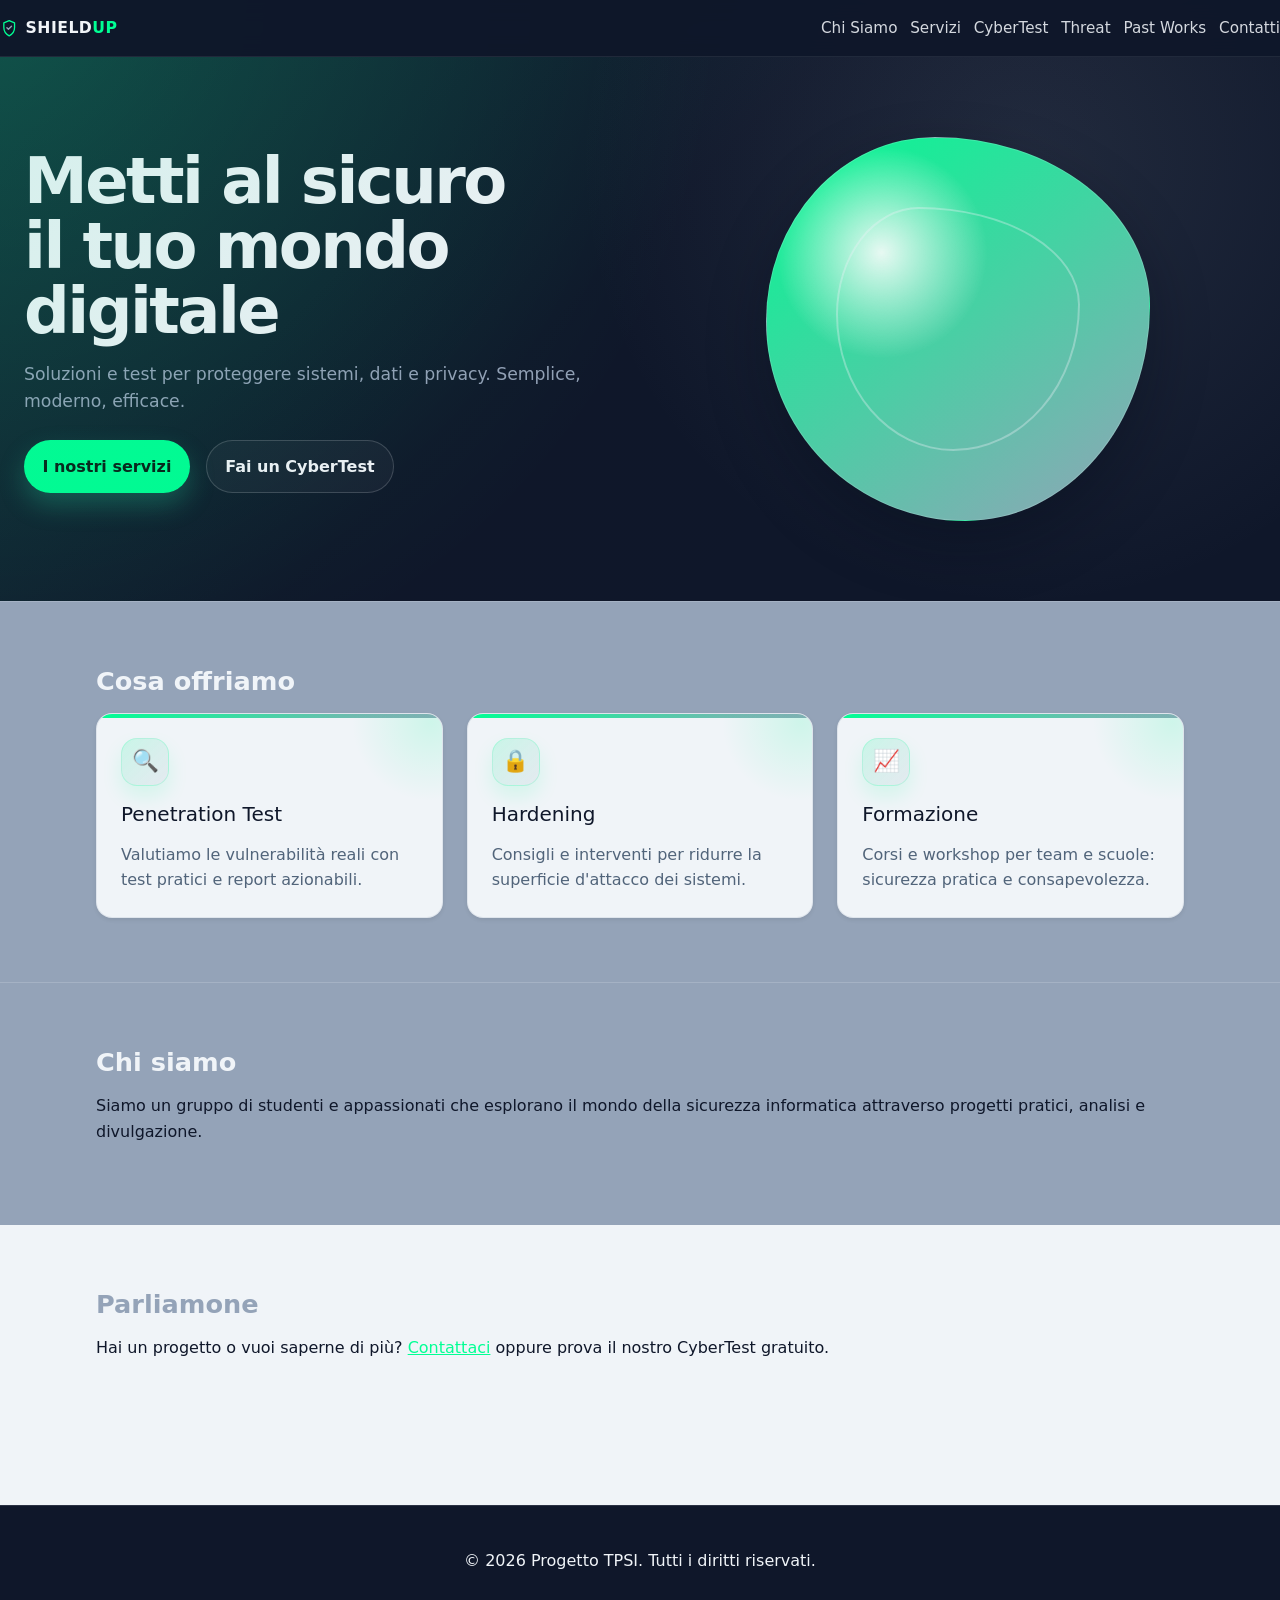
<file: index.html>
<!DOCTYPE html>
<html lang="it">
<head>
    <meta charset="UTF-8">
    <meta name="viewport" content="width=device-width, initial-scale=1.0">
    <title>Home - Progetto TPSI</title>
    <link rel="stylesheet" href="https://cdn.jsdelivr.net/npm/bootstrap@5.3.2/dist/css/bootstrap.min.css">
    <link rel="stylesheet" href="css/style.css">
</head>
<body class="home">
    <nav>
        <div class="navbar">
            <div class="brand">
                <a class="navbar-brand" href="index.html">
                    <span class="logo-icon" aria-hidden="true">
                        <svg viewBox="0 0 24 24" xmlns="http://www.w3.org/2000/svg" focusable="false">
                            <path d="M12 2L19 5V11C19 16 15.8 19.9 12 22C8.2 19.9 5 16 5 11V5L12 2Z" fill="none" stroke="currentColor" stroke-width="1.7" stroke-linejoin="round"/>
                            <path d="M9 11.5L11 13.5L15 9.5" fill="none" stroke="#94A3B8" stroke-width="1.8" stroke-linecap="round" stroke-linejoin="round"/>
                        </svg>
                    </span>
                    <span class="brand-text">SHIELD<span class="brand-accent">UP</span></span>
                </a>
            </div>

            <button class="nav-toggle" aria-label="Apri menu">
                <span class="nav-toggle-icon">☰</span>
            </button>

            <ul class="nav-links">
                <li><a href="pages/chi-siamo.html">Chi Siamo</a></li>
                <li><a href="pages/servizi.html">Servizi</a></li>
                <li><a href="pages/cybertest.html">CyberTest</a></li>
                <li><a href="pages/threat.html">Threat</a></li>
                <li><a href="pages/past-works.html">Past Works</a></li>
                <li><a class="btn-ghost" href="pages/contatti.html">Contatti</a></li>
            </ul>
        </div>
    </nav>

    <header class="intestazione">
        <div class="container-fluid">
            <div class="row align-items-center">
                <div class="col-12 col-lg-6 contenuto-intestazione">
                    <h1>Metti al sicuro il tuo mondo digitale</h1>
                    <p class="lead">Soluzioni e test per proteggere sistemi, dati e privacy. Semplice, moderno, efficace.</p>
                    <p class="cta-row">
                        <a class="btn-primary" href="pages/servizi.html">I nostri servizi</a>
                        <a class="btn-outline" href="pages/cybertest.html">Fai un CyberTest</a>
                    </p>
                </div>
                <div class="col-12 col-lg-6 header-visual" aria-hidden="true">
                    <div class="visuale"> </div>
                </div>
            </div>
        </div>
    </header>

    <main>
        <section class="services container-fluid">
            <div class="container">
                <div class="row">
                    <div class="col-12">
                        <h2 class="section-title">Cosa offriamo</h2>
                    </div>
                </div>
                <div class="row g-4">
                    <div class="col-12 col-md-6 col-lg-4">
                        <article class="card service-card h-100 border-0 shadow-sm rounded-4">
                            <div class="card-body p-4 p-lg-4">
                                <div class="service-icon" aria-hidden="true">🔍</div>
                                <h3 class="h5 mt-3 mb-3">Penetration Test</h3>
                                <p class="mb-0">Valutiamo le vulnerabilità reali con test pratici e report azionabili.</p>
                            </div>
                        </article>
                    </div>
                    <div class="col-12 col-md-6 col-lg-4">
                        <article class="card service-card h-100 border-0 shadow-sm rounded-4">
                            <div class="card-body p-4 p-lg-4">
                                <div class="service-icon" aria-hidden="true">🔒</div>
                                <h3 class="h5 mt-3 mb-3">Hardening</h3>
                                <p class="mb-0">Consigli e interventi per ridurre la superficie d'attacco dei sistemi.</p>
                            </div>
                        </article>
                    </div>
                    <div class="col-12 col-md-6 col-lg-4">
                        <article class="card service-card h-100 border-0 shadow-sm rounded-4">
                            <div class="card-body p-4 p-lg-4">
                                <div class="service-icon" aria-hidden="true">📈</div>
                                <h3 class="h5 mt-3 mb-3">Formazione</h3>
                                <p class="mb-0">Corsi e workshop per team e scuole: sicurezza pratica e consapevolezza.</p>
                            </div>
                        </article>
                    </div>
                </div>
            </div>
        </section>

        <section class="about container-fluid">
            <div class="container">
                <div class="row">
                    <div class="col-12">
                        <h2 class="section-title">Chi siamo</h2>
                        <p>Siamo un gruppo di studenti e appassionati che esplorano il mondo della sicurezza informatica attraverso progetti pratici, analisi e divulgazione.</p>
                    </div>
                </div>
            </div>
        </section>

        <section class="contact-cta container-fluid">
            <div class="container">
                <div class="row">
                    <div class="col-12">
                        <h2>Parliamone</h2>
                        <p>Hai un progetto o vuoi saperne di più? <a href="pages/contatti.html" class="link">Contattaci</a> oppure prova il nostro CyberTest gratuito.</p>
                    </div>
                </div>
            </div>
        </section>
    </main>

    <footer>
        <p>&copy; 2026 Progetto TPSI. Tutti i diritti riservati.</p>
    </footer>

    <script src="js/script.js"></script>
</body>
</html>
</file>
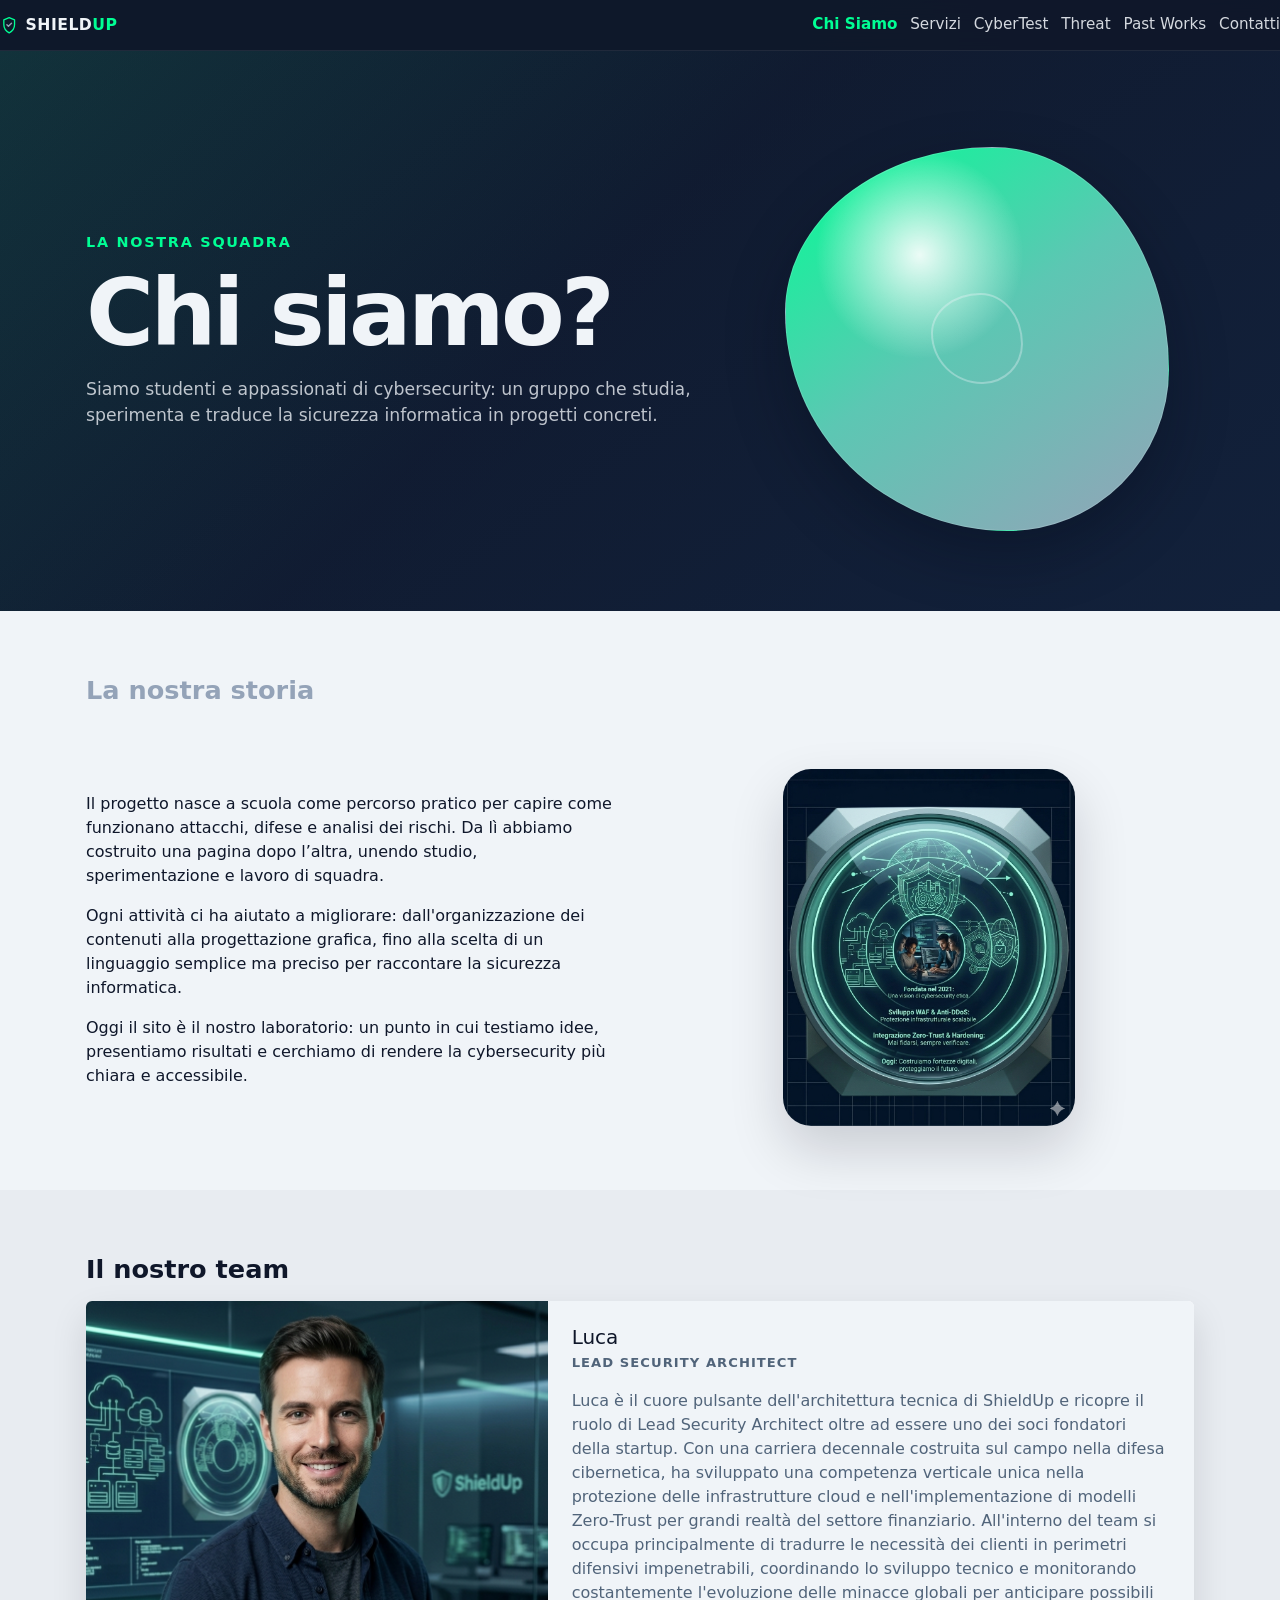
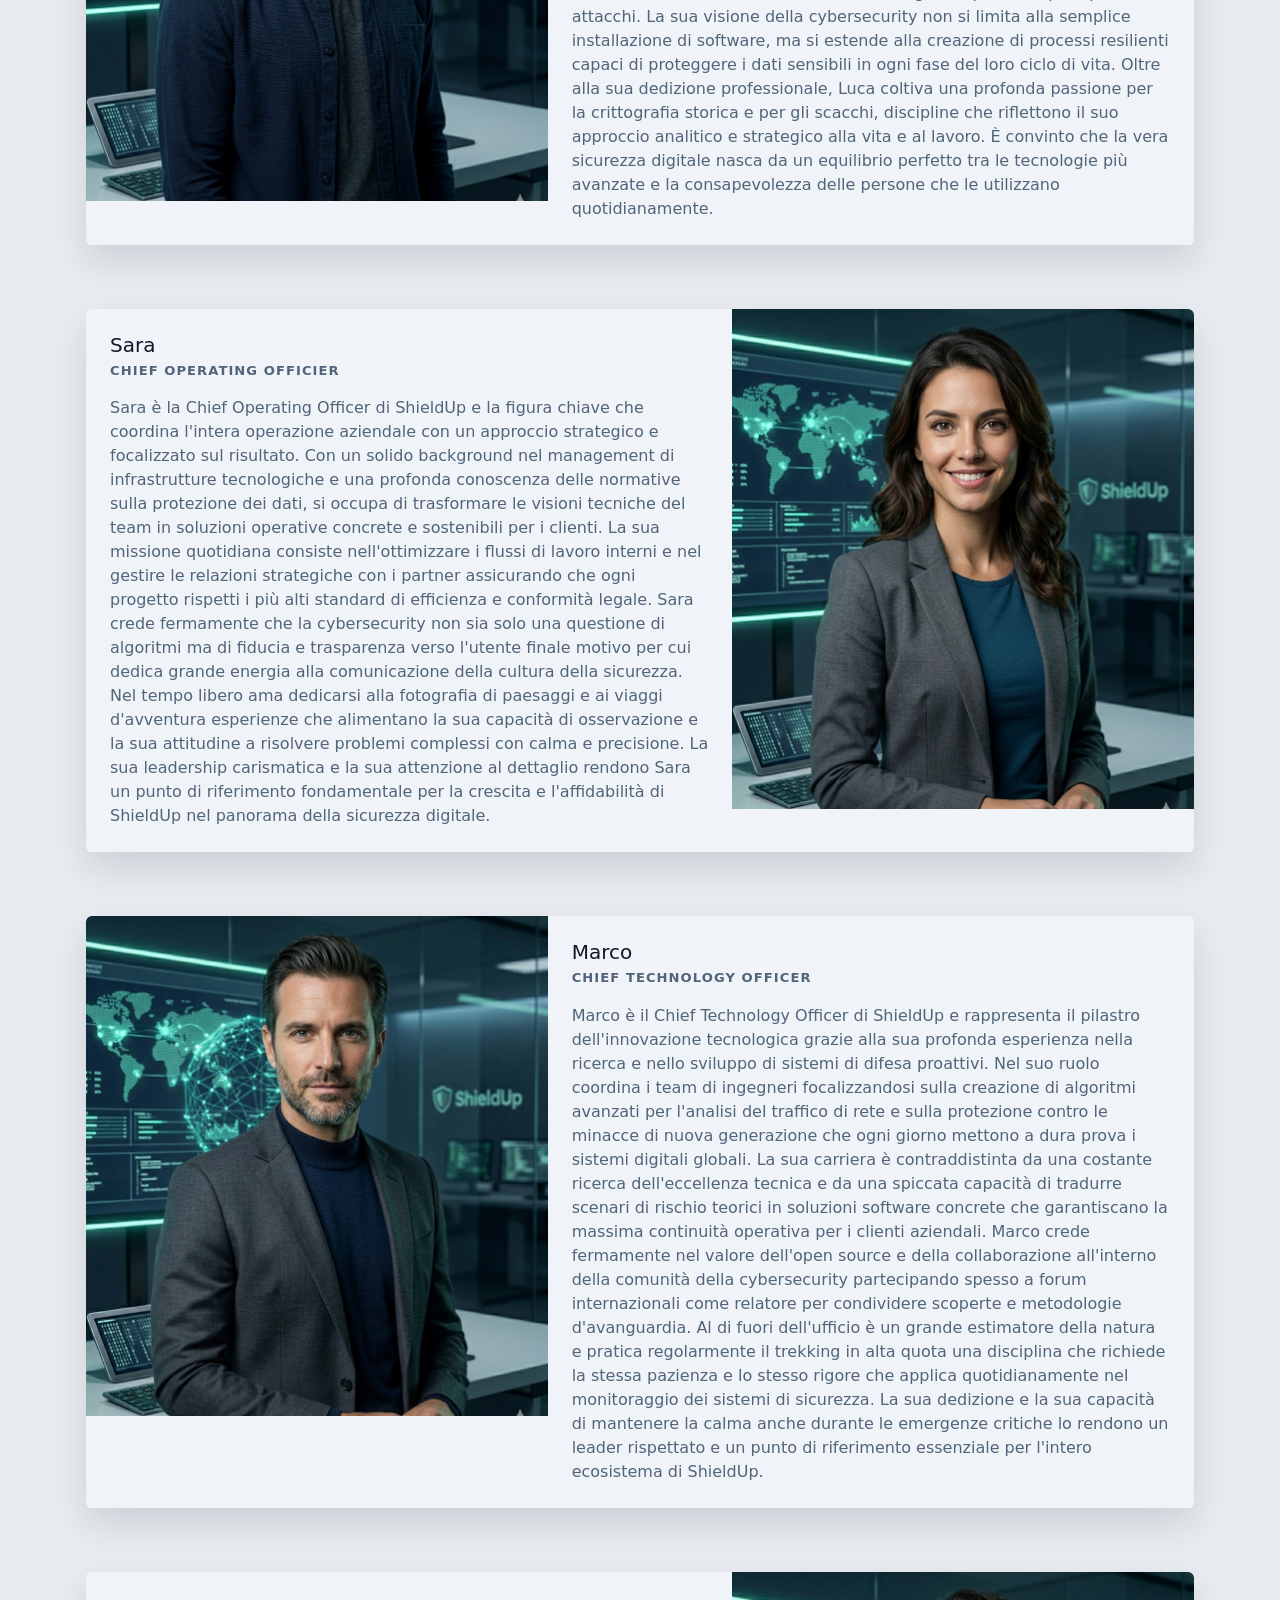
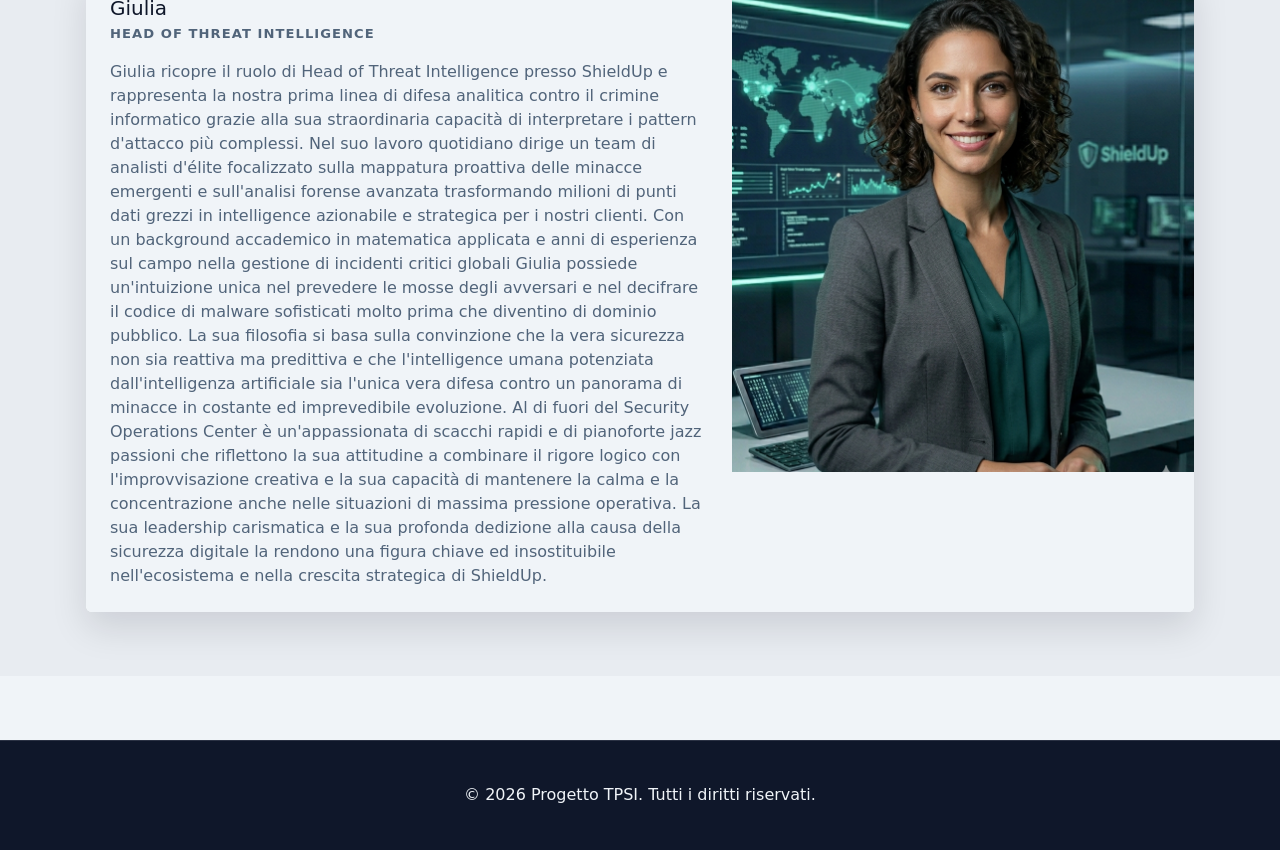
<file: pages/chi-siamo.html>
<!DOCTYPE html>
<html lang="it">
<head>
    <meta charset="UTF-8">
    <meta name="viewport" content="width=device-width, initial-scale=1.0">
    <title>Chi Siamo - Progetto TPSI</title>
    <link rel="stylesheet" href="../css/style.css">
    <link rel="stylesheet" href="https://cdn.jsdelivr.net/npm/bootstrap@5.3.2/dist/css/bootstrap.min.css">
</head>
<body class="chi-siamo">
    <nav>
        <div class="navbar">
            <div class="brand">
                <a class="navbar-brand" href="../index.html">
                    <span class="logo-icon" aria-hidden="true">
                        <svg viewBox="0 0 24 24" xmlns="http://www.w3.org/2000/svg" focusable="false">
                            <path d="M12 2L19 5V11C19 16 15.8 19.9 12 22C8.2 19.9 5 16 5 11V5L12 2Z" fill="none" stroke="currentColor" stroke-width="1.7" stroke-linejoin="round"/>
                            <path d="M9 11.5L11 13.5L15 9.5" fill="none" stroke="#94A3B8" stroke-width="1.8" stroke-linecap="round" stroke-linejoin="round"/>
                        </svg>
                    </span>
                    <span class="brand-text">SHIELD<span class="brand-accent">UP</span></span>
                </a>
            </div>

            <button class="nav-toggle" aria-label="Apri menu">
                <span class="nav-toggle-icon">☰</span>
            </button>

            <ul class="nav-links">
                <li><a href="chi-siamo.html">Chi Siamo</a></li>
                <li><a href="servizi.html">Servizi</a></li>
                <li><a href="cybertest.html">CyberTest</a></li>
                <li><a href="threat.html">Threat</a></li>
                <li><a href="past-works.html">Past Works</a></li>
                <li><a class="btn-ghost" href="contatti.html">Contatti</a></li>
            </ul>
        </div>
    </nav>

    <header class="intestazione chi-siamo-hero">
        <div class="container-fluid">
            <div class="container">
                <div class="row align-items-center g-4 g-lg-5">
                    <div class="col-12 col-lg-7 contenuto-intestazione">
                        <p class="hero-kicker">La nostra squadra</p>
                        <h1>Chi siamo?</h1>
                        <p class="lead">Siamo studenti e appassionati di cybersecurity: un gruppo che studia, sperimenta e traduce la sicurezza informatica in progetti concreti.</p>
                    </div>
                    <div class="col-12 col-lg-5 header-visual" aria-hidden="true">
                        <div class="visuale"></div>
                    </div>
                </div>
            </div>
        </div>
    </header>

    <main>
        <section class="story-section">
            <div class="container">
                <div class="row align-items-center g-4 g-lg-5">
                    <div class="col-12">
                        <h2 class="section-title">La nostra storia</h2>
                    </div>
                    <div class="col-12 col-lg-6 story-copy">
                        <p>Il progetto nasce a scuola come percorso pratico per capire come funzionano attacchi, difese e analisi dei rischi. Da lì abbiamo costruito una pagina dopo l’altra, unendo studio, sperimentazione e lavoro di squadra.</p>
                        <p>Ogni attività ci ha aiutato a migliorare: dall'organizzazione dei contenuti alla progettazione grafica, fino alla scelta di un linguaggio semplice ma preciso per raccontare la sicurezza informatica.</p>
                        <p>Oggi il sito è il nostro laboratorio: un punto in cui testiamo idee, presentiamo risultati e cerchiamo di rendere la cybersecurity più chiara e accessibile.</p>
                    </div>
                    <div class="col-12 col-lg-6">
                        <figure class="story-media">
                            <img src="../assets/img/shieldup_story.png" alt="Illustrazione della storia del progetto ShieldUp">
                        </figure>
                    </div>
                </div>
            </div>
        </section>

        <section class="team-section">
            <div class="container">
                <div class="row">
                    <div class="col-12">
                        <h2 class="section-title team-title">Il nostro team</h2>
                    </div>
                </div>

                <div class="team-stack">
                    <div class="team-card-wrap">
                        <article class="card team-card h-100 border-0 overflow-hidden">
                            <div class="row g-0 h-100">
                                <div class="col-md-5 team-card-media">
                                     <img src="/assets/img/luca.png">
                                </div>
                                <div class="col-md-7">
                                    <div class="card-body p-4">
                                        <h3 class="h5 mb-1">Luca</h3>
                                        <p class="team-role mb-3">Lead Security Architect </p>
                                        <p class="mb-0">Luca è il cuore pulsante dell'architettura tecnica di ShieldUp e ricopre il ruolo di Lead Security Architect oltre ad essere uno dei soci fondatori della startup. 
                                            Con una carriera decennale costruita sul campo nella difesa cibernetica, ha sviluppato una competenza verticale unica nella protezione delle infrastrutture cloud e nell'implementazione di modelli Zero-Trust per grandi realtà del settore finanziario. 
                                            All'interno del team si occupa principalmente di tradurre le necessità dei clienti in perimetri difensivi impenetrabili, coordinando lo sviluppo tecnico e monitorando costantemente l'evoluzione delle minacce globali per anticipare possibili attacchi. 
                                            La sua visione della cybersecurity non si limita alla semplice installazione di software, ma si estende alla creazione di processi resilienti capaci di proteggere i dati sensibili in ogni fase del loro ciclo di vita. 
                                            Oltre alla sua dedizione professionale, Luca coltiva una profonda passione per la crittografia storica e per gli scacchi, discipline che riflettono il suo approccio analitico e strategico alla vita e al lavoro. 
                                            È convinto che la vera sicurezza digitale nasca da un equilibrio perfetto tra le tecnologie più avanzate e la consapevolezza delle persone che le utilizzano quotidianamente.</p>
                                    </div>
                                </div>
                            </div>
                        </article>
                    </div>

                    <div class="team-card-wrap">
                        <article class="card team-card team-card--reverse h-100 border-0 overflow-hidden">
                            <div class="row g-0 h-100">
                                <div class="col-md-5 team-card-media">
                                    <img src="/assets/img/sara.png">
                                </div>
                                <div class="col-md-7">
                                    <div class="card-body p-4">
                                        <h3 class="h5 mb-1">Sara</h3>
                                        <p class="team-role mb-3">Chief Operating Officier</p>
                                        <p class="mb-0">Sara è la Chief Operating Officer di ShieldUp e la figura chiave che coordina l'intera operazione aziendale con un approccio strategico e focalizzato sul risultato.
                                             Con un solido background nel management di infrastrutture tecnologiche e una profonda conoscenza delle normative sulla protezione dei dati, si occupa di trasformare le visioni tecniche del team in soluzioni operative concrete e sostenibili per i clienti.
                                              La sua missione quotidiana consiste nell'ottimizzare i flussi di lavoro interni e nel gestire le relazioni strategiche con i partner assicurando che ogni progetto rispetti i più alti standard di efficienza e conformità legale. 
                                              Sara crede fermamente che la cybersecurity non sia solo una questione di algoritmi ma di fiducia e trasparenza verso l'utente finale motivo per cui dedica grande energia alla comunicazione della cultura della sicurezza. 
                                              Nel tempo libero ama dedicarsi alla fotografia di paesaggi e ai viaggi d'avventura esperienze che alimentano la sua capacità di osservazione e la sua attitudine a risolvere problemi complessi con calma e precisione. 
                                              La sua leadership carismatica e la sua attenzione al dettaglio rendono Sara un punto di riferimento fondamentale per la crescita e l'affidabilità di ShieldUp nel panorama della sicurezza digitale.</p>
                                    </div>
                                </div>
                            </div>
                        </article>
                    </div>

                    <div class="team-card-wrap">
                        <article class="card team-card h-100 border-0 overflow-hidden">
                            <div class="row g-0 h-100">
                                <div class="col-md-5 team-card-media ">
                                    <img src="/assets/img/marco.png">
                                </div>
                                <div class="col-md-7">
                                    <div class="card-body p-4">
                                        <h3 class="h5 mb-1">Marco</h3>
                                        <p class="team-role mb-3">Chief Technology Officer</p>
                                        <p class="mb-0">Marco è il Chief Technology Officer di ShieldUp e rappresenta il pilastro dell'innovazione tecnologica grazie alla sua profonda esperienza nella ricerca e nello sviluppo di sistemi di difesa proattivi.
                                             Nel suo ruolo coordina i team di ingegneri focalizzandosi sulla creazione di algoritmi avanzati per l'analisi del traffico di rete e sulla protezione contro le minacce di nuova generazione che ogni giorno mettono a dura prova i sistemi digitali globali. 
                                             La sua carriera è contraddistinta da una costante ricerca dell'eccellenza tecnica e da una spiccata capacità di tradurre scenari di rischio teorici in soluzioni software concrete che garantiscano la massima continuità operativa per i clienti aziendali.
                                             Marco crede fermamente nel valore dell'open source e della collaborazione all'interno della comunità della cybersecurity partecipando spesso a forum internazionali come relatore per condividere scoperte e metodologie d'avanguardia.
                                             Al di fuori dell'ufficio è un grande estimatore della natura e pratica regolarmente il trekking in alta quota una disciplina che richiede la stessa pazienza e lo stesso rigore che applica quotidianamente nel monitoraggio dei sistemi di sicurezza. 
                                             La sua dedizione e la sua capacità di mantenere la calma anche durante le emergenze critiche lo rendono un leader rispettato e un punto di riferimento essenziale per l'intero ecosistema di ShieldUp.</p>
                                    </div>
                                </div>
                            </div>
                        </article>
                    </div>

                    <div class="team-card-wrap">
                        <article class="card team-card team-card--reverse h-100 border-0 overflow-hidden">
                            <div class="row g-0 h-100">
                                <div class="col-md-5 team-card-media">
                                    <img src="/assets/img/giulia.png">
                                </div>
                                <div class="col-md-7">
                                    <div class="card-body p-4">
                                        <h3 class="h5 mb-1">Giulia</h3>
                                        <p class="team-role mb-3">Head of Threat Intelligence</p>
                                        <p class="mb-0">Giulia ricopre il ruolo di Head of Threat Intelligence presso ShieldUp e rappresenta la nostra prima linea di difesa analitica contro il crimine informatico grazie alla sua straordinaria capacità di interpretare i pattern d'attacco più complessi.
                                             Nel suo lavoro quotidiano dirige un team di analisti d'élite focalizzato sulla mappatura proattiva delle minacce emergenti e sull'analisi forense avanzata trasformando milioni di punti dati grezzi in intelligence azionabile e strategica per i nostri clienti.
                                              Con un background accademico in matematica applicata e anni di esperienza sul campo nella gestione di incidenti critici globali Giulia possiede un'intuizione unica nel prevedere le mosse degli avversari e nel decifrare il codice di malware sofisticati molto prima che diventino di dominio pubblico. 
                                              La sua filosofia si basa sulla convinzione che la vera sicurezza non sia reattiva ma predittiva e che l'intelligence umana potenziata dall'intelligenza artificiale sia l'unica vera difesa contro un panorama di minacce in costante ed imprevedibile evoluzione. 
                                              Al di fuori del Security Operations Center è un'appassionata di scacchi rapidi e di pianoforte jazz passioni che riflettono la sua attitudine a combinare il rigore logico con l'improvvisazione creativa e la sua capacità di mantenere la calma e la concentrazione anche nelle situazioni di massima pressione operativa.
                                              La sua leadership carismatica e la sua profonda dedizione alla causa della sicurezza digitale la rendono una figura chiave ed insostituibile nell'ecosistema e nella crescita strategica di ShieldUp.</p>
                                    </div>
                                </div>
                            </div>
                        </article>
                    </div>
                </div>
            </div>
        </section>
    </main>

    <footer>
        <p>&copy; 2026 Progetto TPSI. Tutti i diritti riservati.</p>
    </footer>

    <script src="../js/script.js"></script>
</body>
</html>
</file>
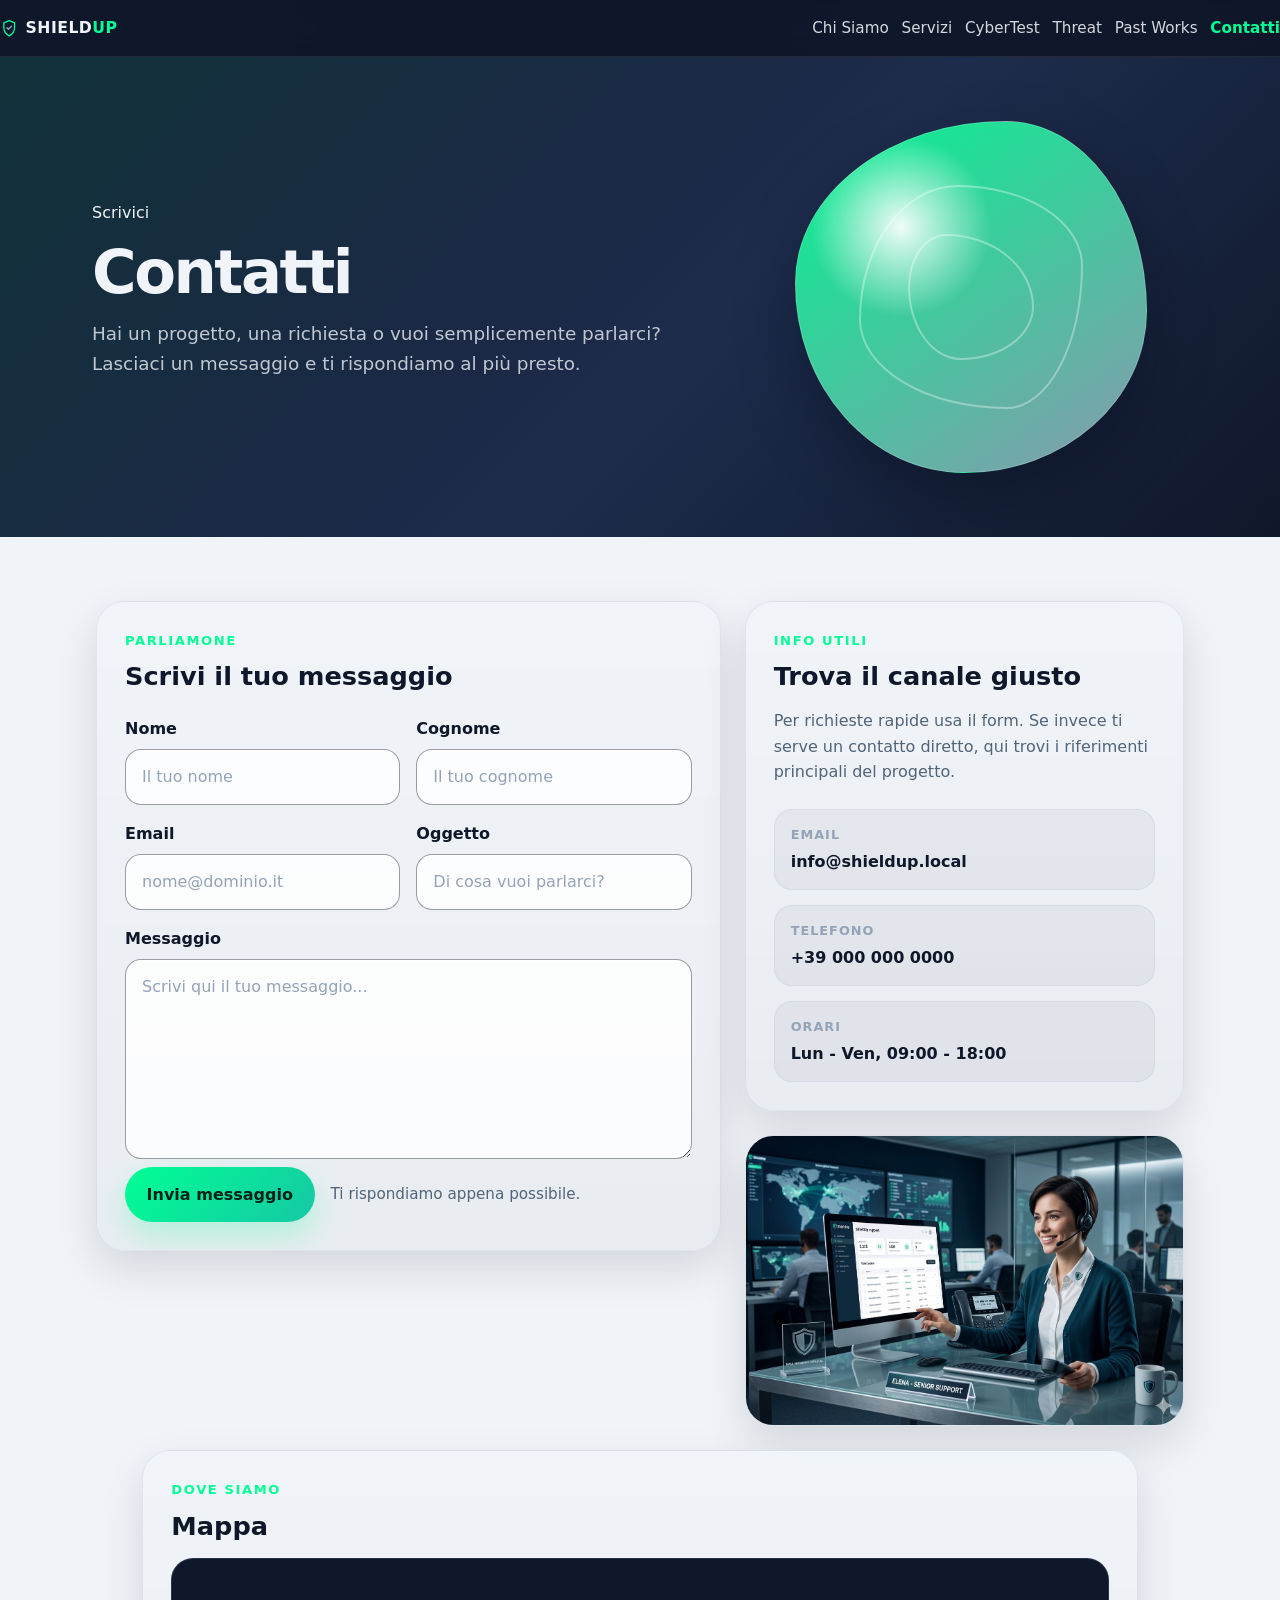
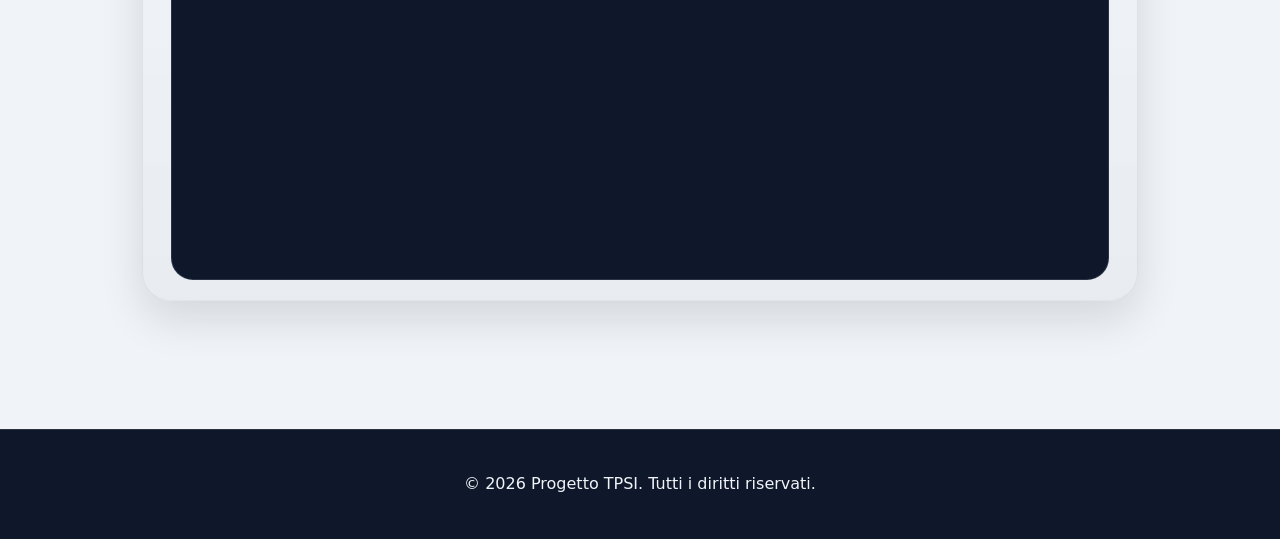
<file: pages/contatti.html>
<!DOCTYPE html>
<html lang="it">
<head>
    <meta charset="UTF-8">
    <meta name="viewport" content="width=device-width, initial-scale=1.0">
    <title>Contatti - Progetto TPSI</title>
    <link rel="stylesheet" href="https://cdn.jsdelivr.net/npm/bootstrap@5.3.2/dist/css/bootstrap.min.css">
    <link rel="stylesheet" href="../css/style.css">
</head>
<body class="contatti">
    <nav>
        <div class="navbar">
            <div class="brand">
                <a class="navbar-brand" href="../index.html">
                    <span class="logo-icon" aria-hidden="true">
                        <svg viewBox="0 0 24 24" xmlns="http://www.w3.org/2000/svg" focusable="false">
                            <path d="M12 2L19 5V11C19 16 15.8 19.9 12 22C8.2 19.9 5 16 5 11V5L12 2Z" fill="none" stroke="currentColor" stroke-width="1.7" stroke-linejoin="round"/>
                            <path d="M9 11.5L11 13.5L15 9.5" fill="none" stroke="#94A3B8" stroke-width="1.8" stroke-linecap="round" stroke-linejoin="round"/>
                        </svg>
                    </span>
                    <span class="brand-text">SHIELD<span class="brand-accent">UP</span></span>
                </a>
            </div>

            <button class="nav-toggle" aria-label="Apri menu">
                <span class="nav-toggle-icon">☰</span>
            </button>

            <ul class="nav-links">
                <li><a href="chi-siamo.html">Chi Siamo</a></li>
                <li><a href="servizi.html">Servizi</a></li>
                <li><a href="cybertest.html">CyberTest</a></li>
                <li><a href="threat.html">Threat</a></li>
                <li><a href="past-works.html">Past Works</a></li>
                <li><a class="btn-ghost" href="contatti.html">Contatti</a></li>
            </ul>
        </div>
    </nav>

    <header class="intestazione contatti-hero">
        <div class="container-fluid">
            <div class="container">
                <div class="row align-items-center g-4 g-lg-5">
                    <div class="col-12 col-lg-7 contenuto-intestazione">
                        <p class="hero-kicker">Scrivici</p>
                        <h1>Contatti</h1>
                        <p class="lead">Hai un progetto, una richiesta o vuoi semplicemente parlarci? Lasciaci un messaggio e ti rispondiamo al più presto.</p>
                    </div>
                    <div class="col-12 col-lg-5 header-visual contatti-hero-visual" aria-hidden="true">
                        <div class="contact-orb"></div>
                    </div>
                </div>
            </div>
        </div>
    </header>

    <main>
        <section class="contatti-section container-fluid">
            <div class="container">
                <div class="row g-4 align-items-start">
                    <div class="col-12 col-lg-7">
                        <div class="contact-panel contact-panel--form">
                            <div class="section-heading">
                                <p class="section-kicker">Parliamone</p>
                                <h2 class="section-title mb-0">Scrivi il tuo messaggio</h2>
                            </div>

                            <form class="contact-form mt-4">
                                <div class="row g-3">
                                    <div class="col-12 col-md-6">
                                        <label for="nome" class="form-label">Nome</label>
                                        <input type="text" class="form-control" id="nome" placeholder="Il tuo nome">
                                    </div>
                                    <div class="col-12 col-md-6">
                                        <label for="cognome" class="form-label">Cognome</label>
                                        <input type="text" class="form-control" id="cognome" placeholder="Il tuo cognome">
                                    </div>
                                    <div class="col-12 col-md-6">
                                        <label for="email" class="form-label">Email</label>
                                        <input type="email" class="form-control" id="email" placeholder="nome@dominio.it">
                                    </div>
                                    <div class="col-12 col-md-6">
                                        <label for="oggetto" class="form-label">Oggetto</label>
                                        <input type="text" class="form-control" id="oggetto" placeholder="Di cosa vuoi parlarci?">
                                    </div>
                                    <div class="col-12">
                                        <label for="messaggio" class="form-label">Messaggio</label>
                                        <textarea class="form-control" id="messaggio" rows="7" placeholder="Scrivi qui il tuo messaggio..."></textarea>
                                    </div>
                                    <div class="col-12 d-flex flex-wrap gap-3 align-items-center mt-2">
                                        <button type="submit" class="btn-contact">Invia messaggio</button>
                                        <span class="contact-note">Ti rispondiamo appena possibile.</span>
                                    </div>
                                </div>
                            </form>
                        </div>
                    </div>

                    <div class="col-12 col-lg-5">
                        <div class="contact-panel contact-panel--info mb-4">
                            <div class="section-heading">
                                <p class="section-kicker">Info utili</p>
                                <h2 class="section-title mb-3">Trova il canale giusto</h2>
                            </div>
                            <p class="contact-copy mb-4">Per richieste rapide usa il form. Se invece ti serve un contatto diretto, qui trovi i riferimenti principali del progetto.</p>
                            <div class="contact-list">
                                <div class="contact-item">
                                    <span class="contact-item-label">Email</span>
                                    <span class="contact-item-value">info@shieldup.local</span>
                                </div>
                                <div class="contact-item">
                                    <span class="contact-item-label">Telefono</span>
                                    <span class="contact-item-value">+39 000 000 0000</span>
                                </div>
                                <div class="contact-item">
                                    <span class="contact-item-label">Orari</span>
                                    <span class="contact-item-value">Lun - Ven, 09:00 - 18:00</span>
                                </div>
                            </div>
                        </div>

                        <div class="contact-panel contact-panel--image">
                            <img src="/assets/img/contatti.png">
                        </div>
                    </div>
                </div>

                <div class="row mt-4 justify-content-center">
                    <div class="col-12 col-lg-11">
                        <div class="contact-panel contact-panel--map">
                            <div class="section-heading mb-3">
                                <p class="section-kicker">Dove siamo</p>
                                <h2 class="section-title mb-0">Mappa</h2>
                            </div>
                            <div class="map-frame-wrap">
                                <iframe
                                    class="contact-map"
                                    title="Mappa Google Maps"
                                    src="https://www.google.com/maps?q=Rome%2C%20Italy&z=13&output=embed"
                                    loading="lazy"
                                    referrerpolicy="no-referrer-when-downgrade"
                                    allowfullscreen>
                                </iframe>
                            </div>
                        </div>
                    </div>
                </div>
            </div>
        </section>
    </main>

    <footer>
        <p>&copy; 2026 Progetto TPSI. Tutti i diritti riservati.</p>
    </footer>

    <script src="../js/script.js"></script>
</body>
</html>
</file>
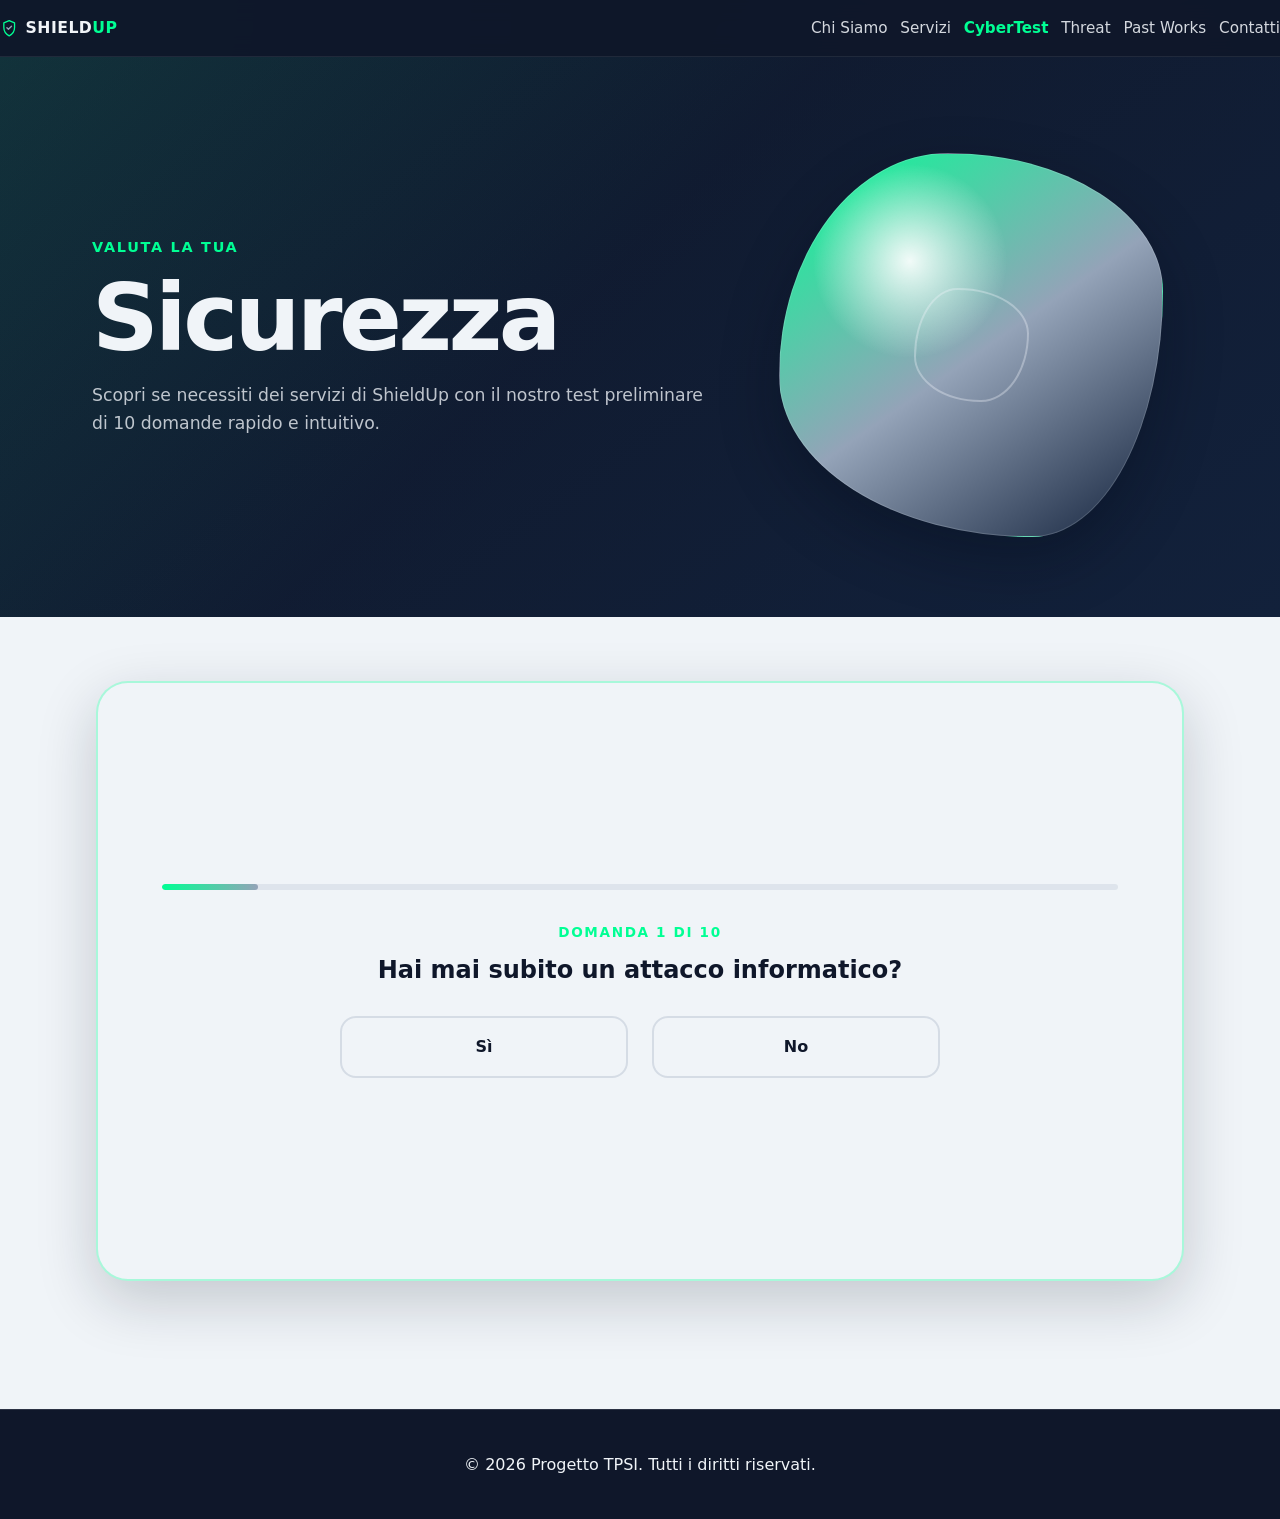
<file: pages/cybertest.html>
<!DOCTYPE html>
<html lang="it">
<head>
    <meta charset="UTF-8">
    <meta name="viewport" content="width=device-width, initial-scale=1.0">
    <title>CyberTest - Progetto TPSI</title>
    <link rel="stylesheet" href="https://cdn.jsdelivr.net/npm/bootstrap@5.3.2/dist/css/bootstrap.min.css">
    <link rel="stylesheet" href="../css/style.css">
</head>
<body class="cybertest">
    <nav>
        <div class="navbar">
            <div class="brand">
                <a class="navbar-brand" href="../index.html">
                    <span class="logo-icon" aria-hidden="true">
                        <svg viewBox="0 0 24 24" xmlns="http://www.w3.org/2000/svg" focusable="false">
                            <path d="M12 2L19 5V11C19 16 15.8 19.9 12 22C8.2 19.9 5 16 5 11V5L12 2Z" fill="none" stroke="currentColor" stroke-width="1.7" stroke-linejoin="round"/>
                            <path d="M9 11.5L11 13.5L15 9.5" fill="none" stroke="#94A3B8" stroke-width="1.8" stroke-linecap="round" stroke-linejoin="round"/>
                        </svg>
                    </span>
                    <span class="brand-text">SHIELD<span class="brand-accent">UP</span></span>
                </a>
            </div>

            <button class="nav-toggle" aria-label="Apri menu">
                <span class="nav-toggle-icon">☰</span>
            </button>

            <ul class="nav-links">
                <li><a href="chi-siamo.html">Chi Siamo</a></li>
                <li><a href="servizi.html">Servizi</a></li>
                <li><a href="cybertest.html" class="active">CyberTest</a></li>
                <li><a href="threat.html">Threat</a></li>
                <li><a href="past-works.html">Past Works</a></li>

                <li><a class="btn-ghost" href="contatti.html">Contatti</a></li>
            </ul>
        </div>
    </nav>

    <header class="intestazione cybertest-hero">
        <div class="container-fluid">
            <div class="container">
                <div class="row align-items-center g-4 g-lg-5">
                    <div class="col-12 col-lg-7 contenuto-intestazione">
                        <p class="hero-kicker">Valuta la tua</p>
                        <h1>Sicurezza</h1>
                        <p class="lead">Scopri se necessiti dei servizi di ShieldUp con il nostro test preliminare di 10 domande rapido e intuitivo.</p>
                    </div>
                    <div class="col-12 col-lg-5 header-visual" aria-hidden="true">
                        <div class="visuale"></div>
                    </div>
                </div>
            </div>
        </div>
    </header>

    <main>
        <section class="cybertest-section container-fluid">
            <div class="container">
                <div class="cybertest-card">
                    <!-- Test Container -->
                    <div id="test-container" class="test-container">
                        <!-- Domande insert here via JS -->
                    </div>

                    <!-- Risultati Container (hidden by default) -->
                    <div id="results-container" class="results-container" style="display: none;">
                        <h2 class="results-title">Il tuo score di sicurezza</h2>
                        <p class="results-subtitle">Percentuale di bisogno di contattare ShieldUp:</p>
                        
                        <div class="result-score-container">
                            <div class="result-bar result-bar-large">
                                <div id="result-percentage" class="result-bar-fill"></div>
                            </div>
                            <div class="result-score-text">
                                <div id="result-text" class="result-score-percentage">0%</div>
                                <p id="result-message" class="result-score-message">Caricamento...</p>
                            </div>
                        </div>

                        <button id="restart-btn" class="btn-test-restart">Rifai il test</button>
                    </div>
                </div>
            </div>
        </section>
    </main>

    <footer>
        <p>&copy; 2026 Progetto TPSI. Tutti i diritti riservati.</p>
    </footer>

    <script src="../js/script.js"></script>
    <script src="../js/cybertest.js"></script>
</body>
</html>
</file>
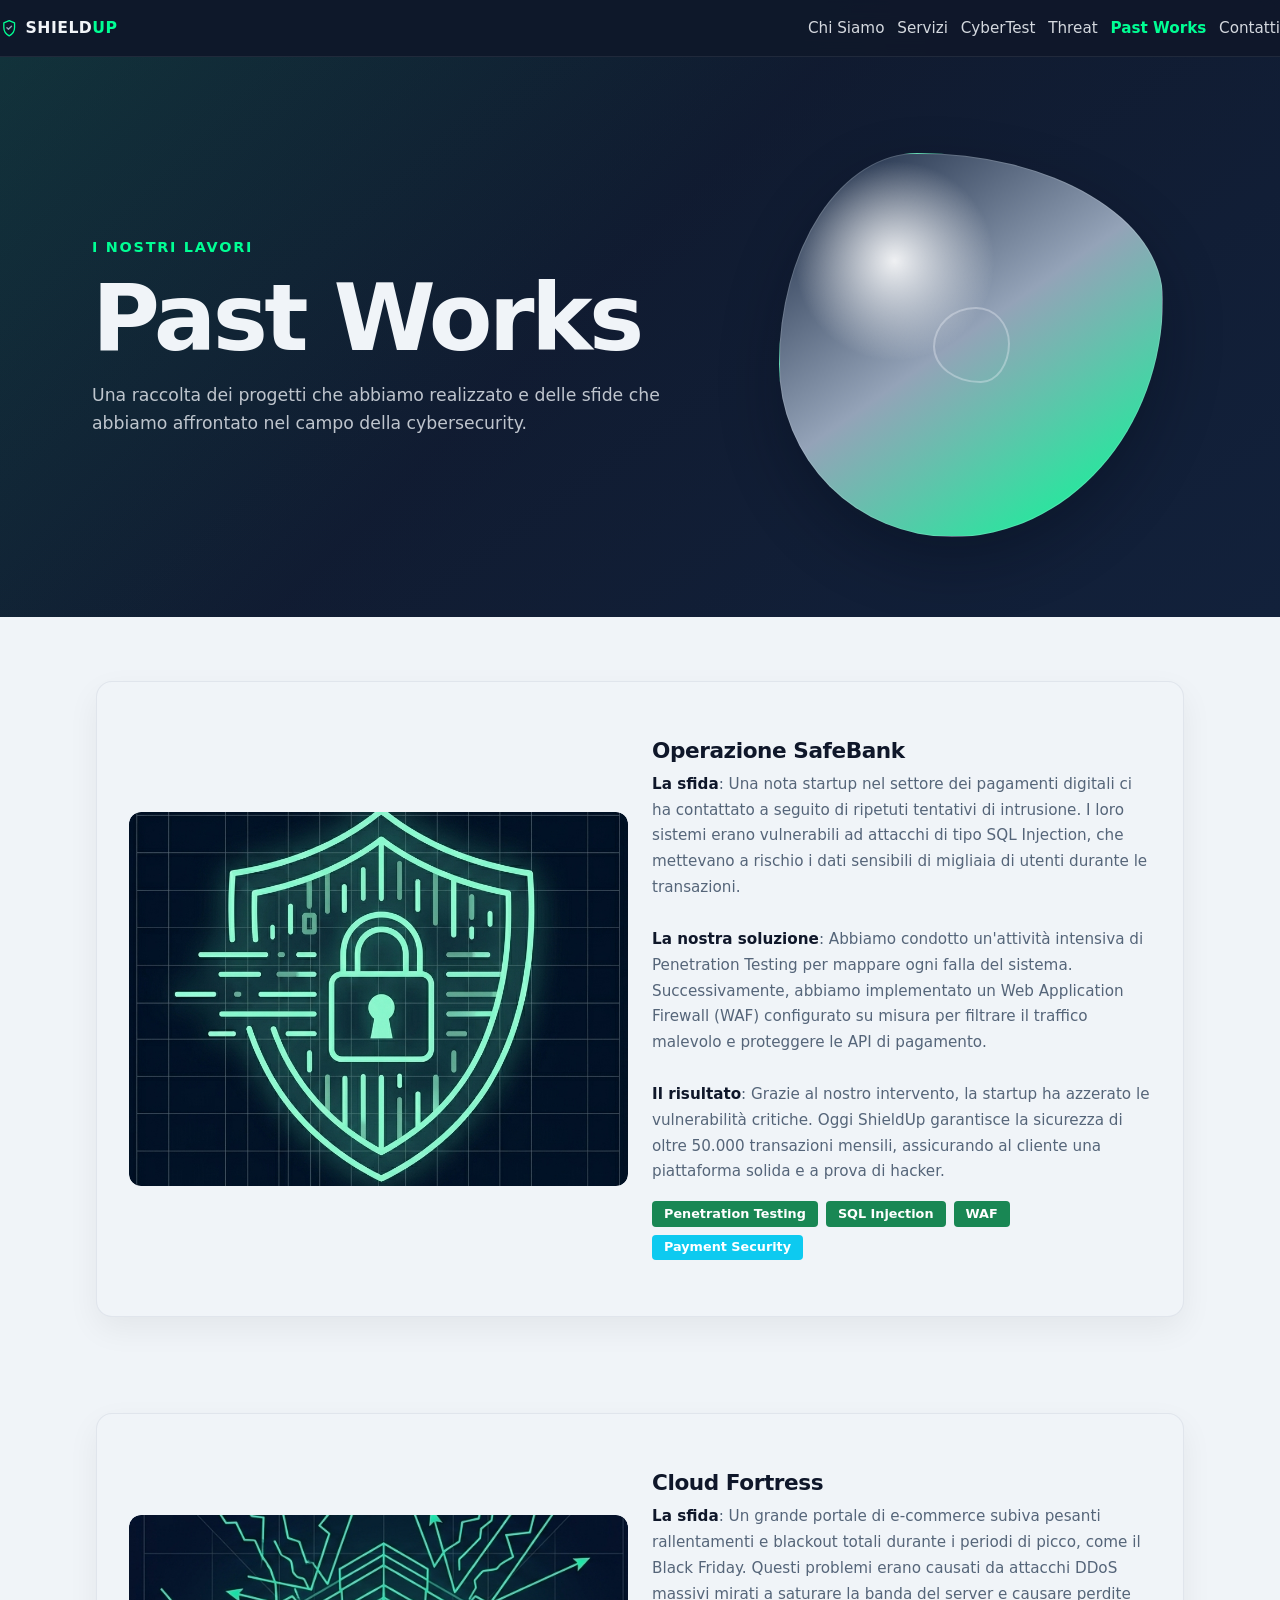
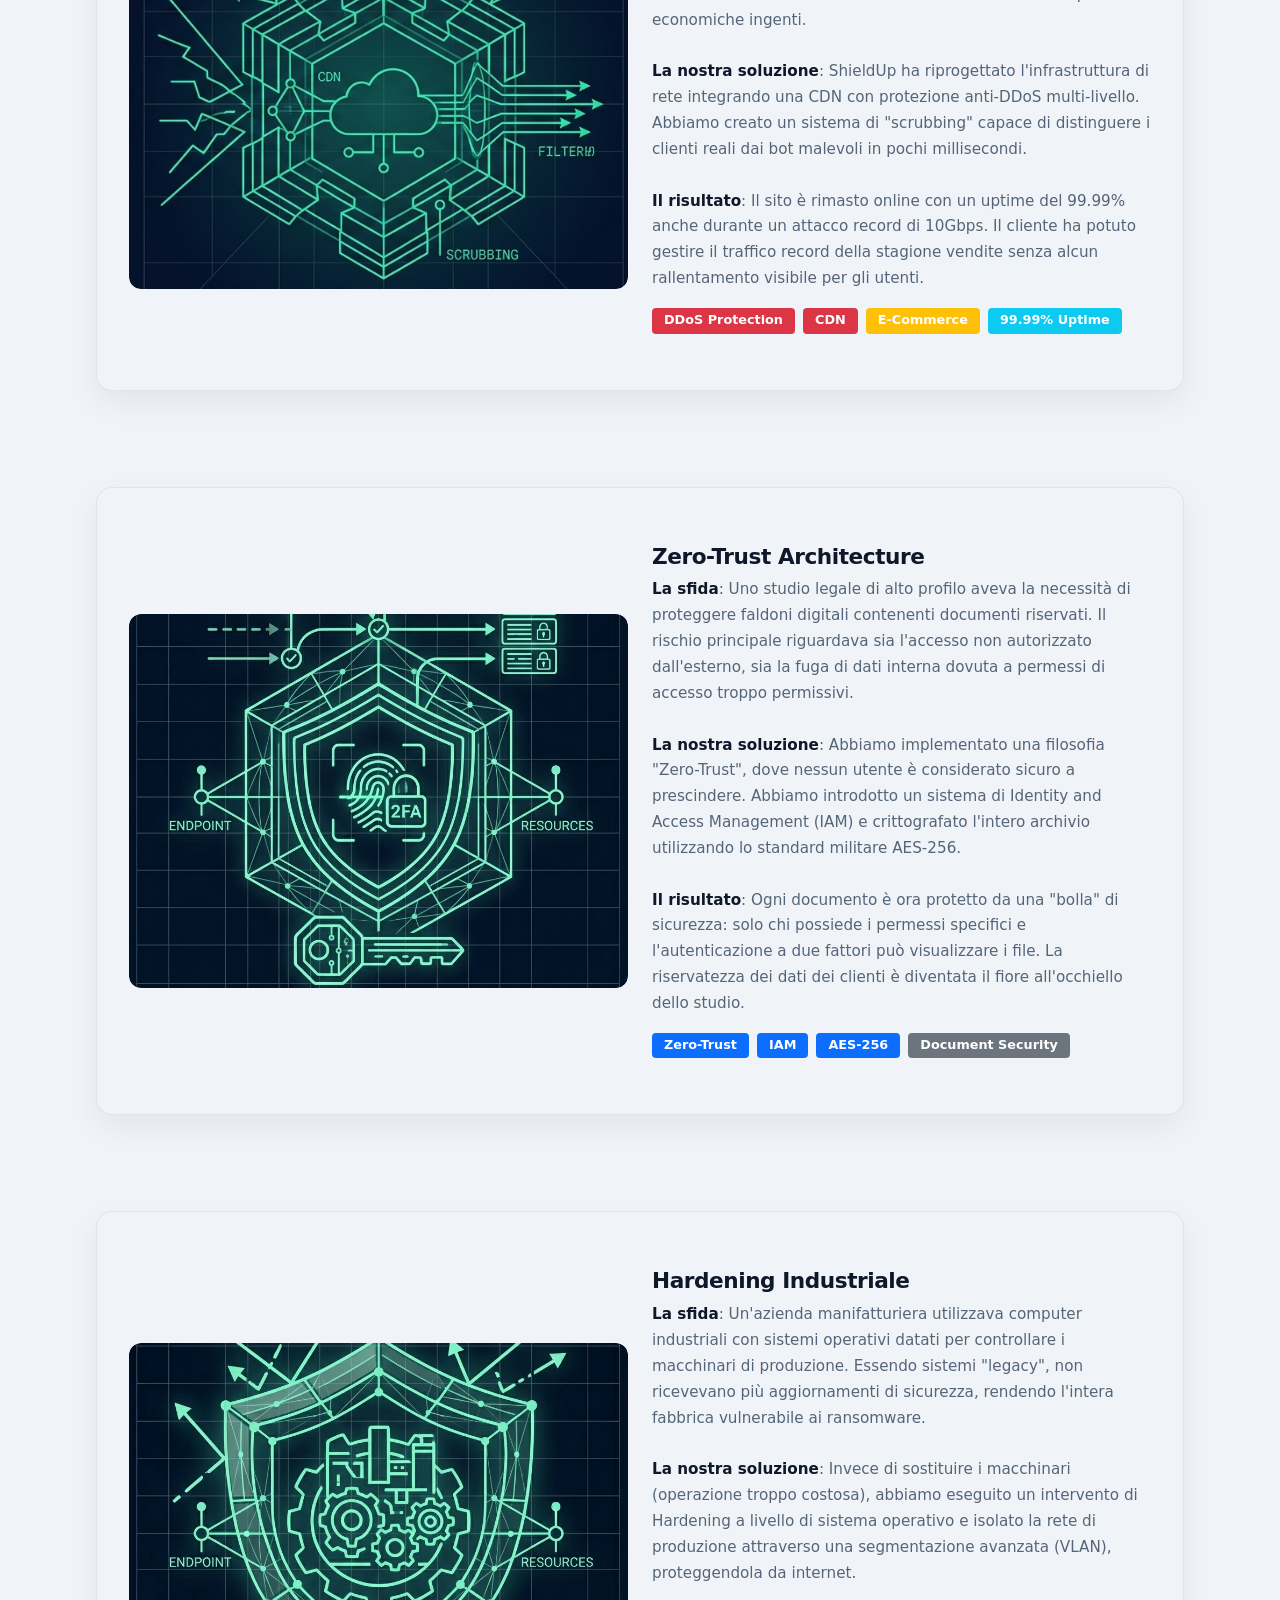
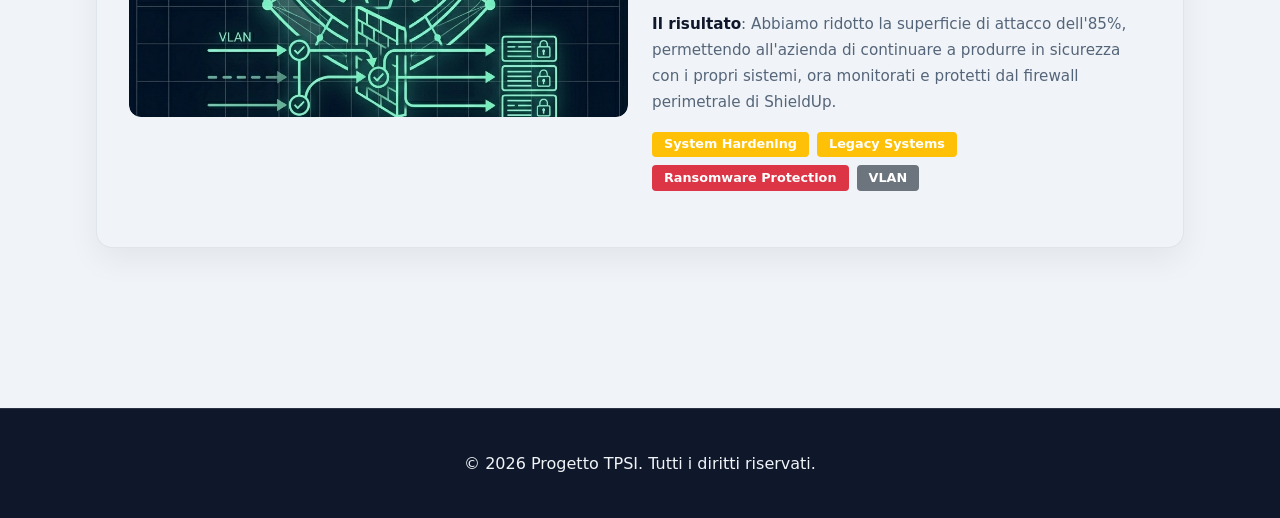
<file: pages/past-works.html>
<!DOCTYPE html>
<html lang="it">
<head>
    <meta charset="UTF-8">
    <meta name="viewport" content="width=device-width, initial-scale=1.0">
    <title>Past Works - Progetto TPSI</title>
    <link rel="stylesheet" href="https://cdn.jsdelivr.net/npm/bootstrap@5.3.2/dist/css/bootstrap.min.css">
    <link rel="stylesheet" href="../css/style.css">
</head>
<body class="past-works">
    <nav>
        <div class="navbar">
            <div class="brand">
                <a class="navbar-brand" href="../index.html">
                    <span class="logo-icon" aria-hidden="true">
                        <svg viewBox="0 0 24 24" xmlns="http://www.w3.org/2000/svg" focusable="false">
                            <path d="M12 2L19 5V11C19 16 15.8 19.9 12 22C8.2 19.9 5 16 5 11V5L12 2Z" fill="none" stroke="currentColor" stroke-width="1.7" stroke-linejoin="round"/>
                            <path d="M9 11.5L11 13.5L15 9.5" fill="none" stroke="#94A3B8" stroke-width="1.8" stroke-linecap="round" stroke-linejoin="round"/>
                        </svg>
                    </span>
                    <span class="brand-text">SHIELD<span class="brand-accent">UP</span></span>
                </a>
            </div>

            <button class="nav-toggle" aria-label="Apri menu">
                <span class="nav-toggle-icon">☰</span>
            </button>

            <ul class="nav-links">
                <li><a href="chi-siamo.html">Chi Siamo</a></li>
                <li><a href="servizi.html">Servizi</a></li>
                <li><a href="cybertest.html">CyberTest</a></li>
                <li><a href="threat.html">Threat</a></li>
                <li><a href="past-works.html" class="active">Past Works</a></li>
                <li><a class="btn-ghost" href="contatti.html">Contatti</a></li>
            </ul>
        </div>
    </nav>

    <header class="intestazione past-works-hero">
        <div class="container-fluid">
            <div class="container">
                <div class="row align-items-center g-4 g-lg-5">
                    <div class="col-12 col-lg-7 contenuto-intestazione">
                        <p class="hero-kicker">I nostri lavori</p>
                        <h1>Past Works</h1>
                        <p class="lead">Una raccolta dei progetti che abbiamo realizzato e delle sfide che abbiamo affrontato nel campo della cybersecurity.</p>
                    </div>
                    <div class="col-12 col-lg-5 header-visual" aria-hidden="true">
                        <div class="visuale"></div>
                    </div>
                </div>
            </div>
        </div>
    </header>

    <main>
        <section class="past-works-section container-fluid">
            <div class="container">
                <div class="past-works-stack">
                    <!-- Card 1 -->
                    <article class="past-work-card">
                        <div class="row g-4 align-items-center">
                            <div class="col-12 col-lg-6">
                                <div class="past-work-media">
                                    <img src="../assets/img/safebank.png" alt="Operazione SafeBank">
                                </div>
                            </div>
                            <div class="col-12 col-lg-6">
                                <div class="past-work-content">
                                    <h3 class="h5 mb-2">Operazione SafeBank</h3>
                                    <p class="mb-0"><b>La sfida</b>: Una nota startup nel settore dei pagamenti digitali ci ha contattato a seguito di ripetuti tentativi di intrusione. I loro sistemi erano vulnerabili ad attacchi di tipo SQL Injection, che mettevano a rischio i dati sensibili di migliaia di utenti durante le transazioni.
                                                    <br><b>La nostra soluzione</b>: Abbiamo condotto un'attività intensiva di Penetration Testing per mappare ogni falla del sistema. Successivamente, abbiamo implementato un Web Application Firewall (WAF) configurato su misura per filtrare il traffico malevolo e proteggere le API di pagamento.
                                                    <br><b>Il risultato</b>: Grazie al nostro intervento, la startup ha azzerato le vulnerabilità critiche. Oggi ShieldUp garantisce la sicurezza di oltre 50.000 transazioni mensili, assicurando al cliente una piattaforma solida e a prova di hacker.</p>
                                    <div class="past-work-badges mt-3">
                                        <span class="badge bg-success">Penetration Testing</span>
                                        <span class="badge bg-success">SQL Injection</span>
                                        <span class="badge bg-success">WAF</span>
                                        <span class="badge bg-info">Payment Security</span>
                                    </div>
                                </div>
                            </div>
                        </div>
                    </article>

                    <!-- Card 2 -->
                    <article class="past-work-card">
                        <div class="row g-4 align-items-center">
                            <div class="col-12 col-lg-6">
                                <div class="past-work-media">
                                     <img src="../assets/img/cloud_fortress.png">
                                </div>
                            </div>
                            <div class="col-12 col-lg-6">
                                <div class="past-work-content">
                                    <h3 class="h5 mb-2">Cloud Fortress</h3>
                                    <p class="mb-0"><b>La sfida</b>: Un grande portale di e-commerce subiva pesanti rallentamenti e blackout totali durante i periodi di picco, come il Black Friday. Questi problemi erano causati da attacchi DDoS massivi mirati a saturare la banda del server e causare perdite economiche ingenti.
<br><b>La nostra soluzione</b>: ShieldUp ha riprogettato l'infrastruttura di rete integrando una CDN con protezione anti-DDoS multi-livello. Abbiamo creato un sistema di "scrubbing" capace di distinguere i clienti reali dai bot malevoli in pochi millisecondi.
<br><b>Il risultato</b>: Il sito è rimasto online con un uptime del 99.99% anche durante un attacco record di 10Gbps. Il cliente ha potuto gestire il traffico record della stagione vendite senza alcun rallentamento visibile per gli utenti.</p>
                                    <div class="past-work-badges mt-3">
                                        <span class="badge bg-danger">DDoS Protection</span>
                                        <span class="badge bg-danger">CDN</span>
                                        <span class="badge bg-warning">E-Commerce</span>
                                        <span class="badge bg-info">99.99% Uptime</span>
                                    </div>
                                </div>
                            </div>
                        </div>
                    </article>

                    <!-- Card 3 -->
                    <article class="past-work-card">
                        <div class="row g-4 align-items-center">
                            <div class="col-12 col-lg-6">
                                <div class="past-work-media">
                                     <img src="../assets/img/zero_trust.png">
                                </div>
                            </div>
                            <div class="col-12 col-lg-6">
                                <div class="past-work-content">
                                    <h3 class="h5 mb-2">Zero-Trust Architecture</h3>
                                    <p class="mb-0"><b>La sfida</b>: Uno studio legale di alto profilo aveva la necessità di proteggere faldoni digitali contenenti documenti riservati. Il rischio principale riguardava sia l'accesso non autorizzato dall'esterno, sia la fuga di dati interna dovuta a permessi di accesso troppo permissivi.
<br><b>La nostra soluzione</b>: Abbiamo implementato una filosofia "Zero-Trust", dove nessun utente è considerato sicuro a prescindere. Abbiamo introdotto un sistema di Identity and Access Management (IAM) e crittografato l'intero archivio utilizzando lo standard militare AES-256.
<br><b>Il risultato</b>: Ogni documento è ora protetto da una "bolla" di sicurezza: solo chi possiede i permessi specifici e l'autenticazione a due fattori può visualizzare i file. La riservatezza dei dati dei clienti è diventata il fiore all'occhiello dello studio.</p>
                                    <div class="past-work-badges mt-3">
                                        <span class="badge bg-primary">Zero-Trust</span>
                                        <span class="badge bg-primary">IAM</span>
                                        <span class="badge bg-primary">AES-256</span>
                                        <span class="badge bg-secondary">Document Security</span>
                                    </div>
                                </div>
                            </div>
                        </div>
                    </article>

                    <!-- Card 4 -->
                    <article class="past-work-card">
                        <div class="row g-4 align-items-center">
                            <div class="col-12 col-lg-6">
                                <div class="past-work-media">
                                     <img src="/assets/img/hardening_industriale.png">
                                </div>
                            </div>
                            <div class="col-12 col-lg-6">
                                <div class="past-work-content">
                                    <h3 class="h5 mb-2">Hardening Industriale</h3>
                                    <p class="mb-0"><b>La sfida</b>: Un'azienda manifatturiera utilizzava computer industriali con sistemi operativi datati per controllare i macchinari di produzione. Essendo sistemi "legacy", non ricevevano più aggiornamenti di sicurezza, rendendo l'intera fabbrica vulnerabile ai ransomware.
<br><b>La nostra soluzione</b>: Invece di sostituire i macchinari (operazione troppo costosa), abbiamo eseguito un intervento di Hardening a livello di sistema operativo e isolato la rete di produzione attraverso una segmentazione avanzata (VLAN), proteggendola da internet.
<br><b>Il risultato</b>: Abbiamo ridotto la superficie di attacco dell'85%, permettendo all'azienda di continuare a produrre in sicurezza con i propri sistemi, ora monitorati e protetti dal firewall perimetrale di ShieldUp.</p>
                                    <div class="past-work-badges mt-3">
                                        <span class="badge bg-warning">System Hardening</span>
                                        <span class="badge bg-warning">Legacy Systems</span>
                                        <span class="badge bg-danger">Ransomware Protection</span>
                                        <span class="badge bg-secondary">VLAN</span>
                                    </div>
                                </div>
                            </div>
                        </div>
                    </article>
                </div>
            </div>
        </section>
    </main>

    <footer>
        <p>&copy; 2026 Progetto TPSI. Tutti i diritti riservati.</p>
    </footer>

    <script src="../js/script.js"></script>
</body>
</html>
</file>
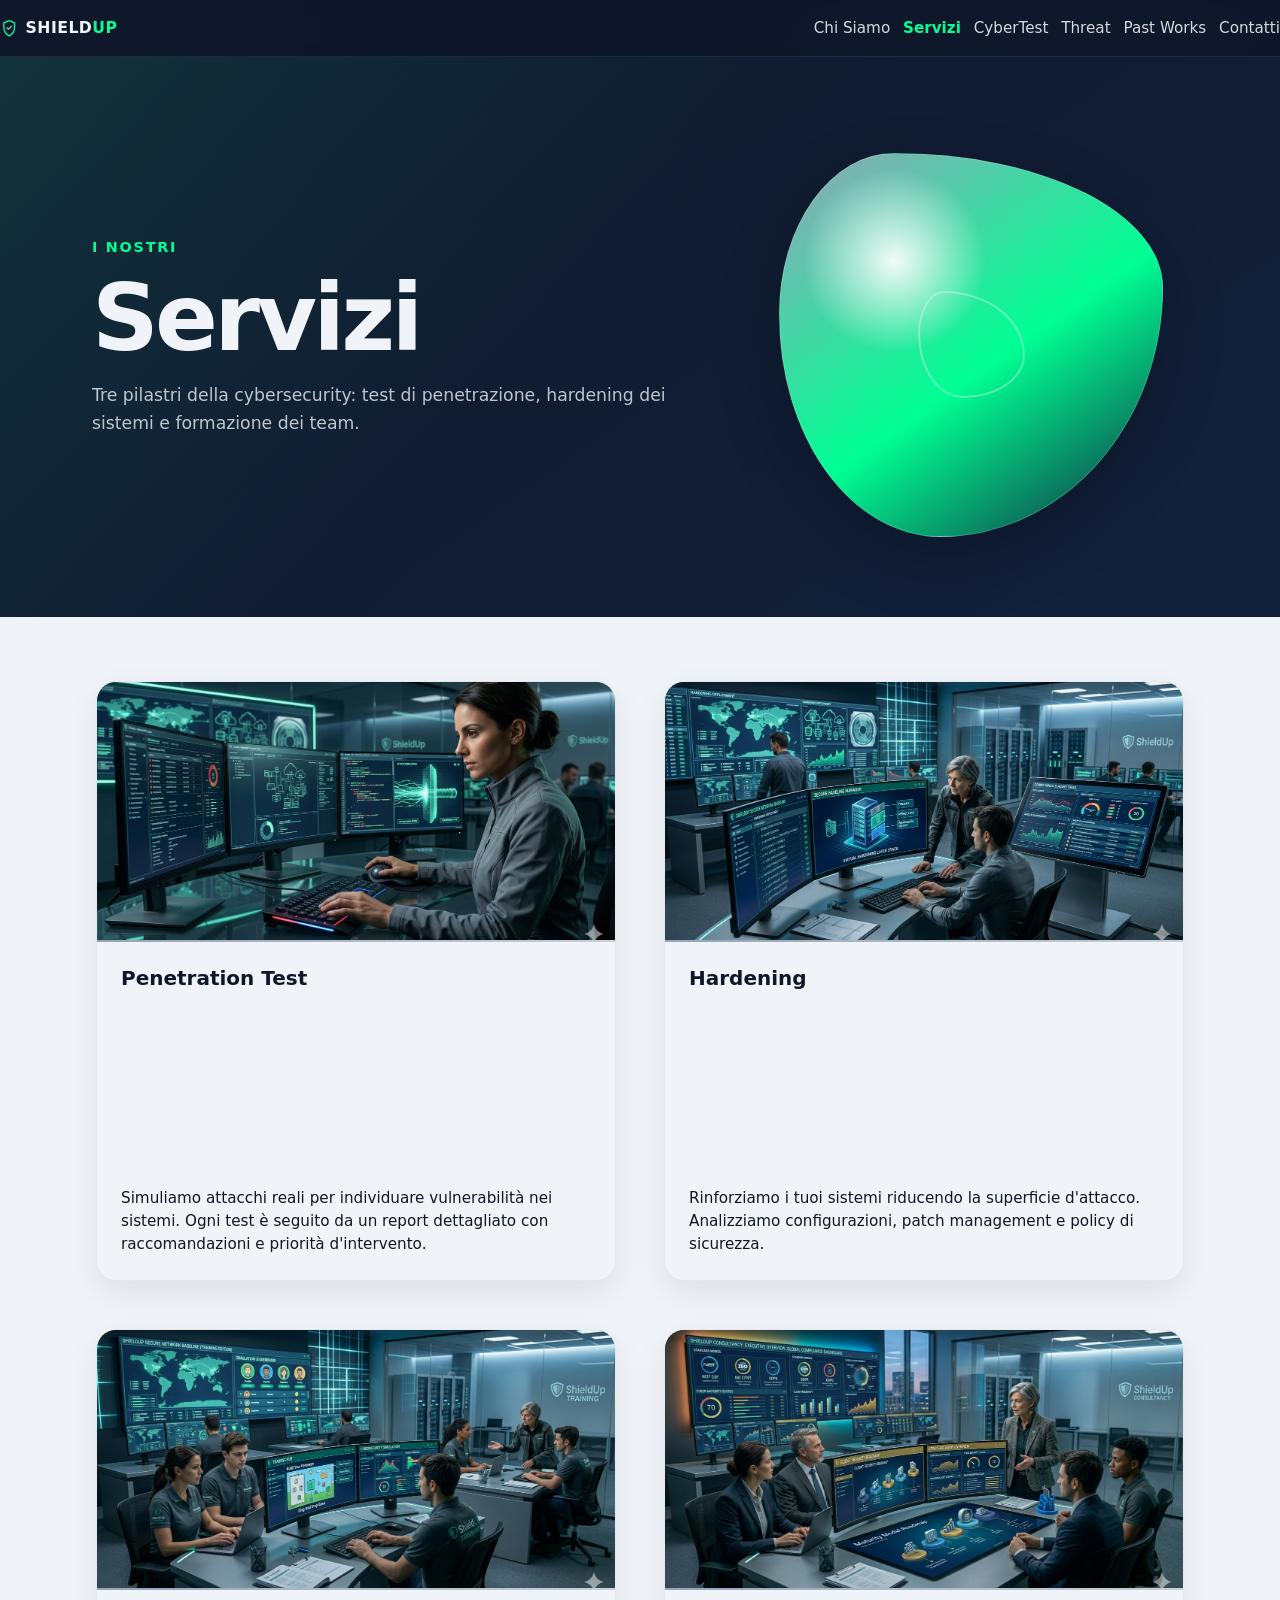
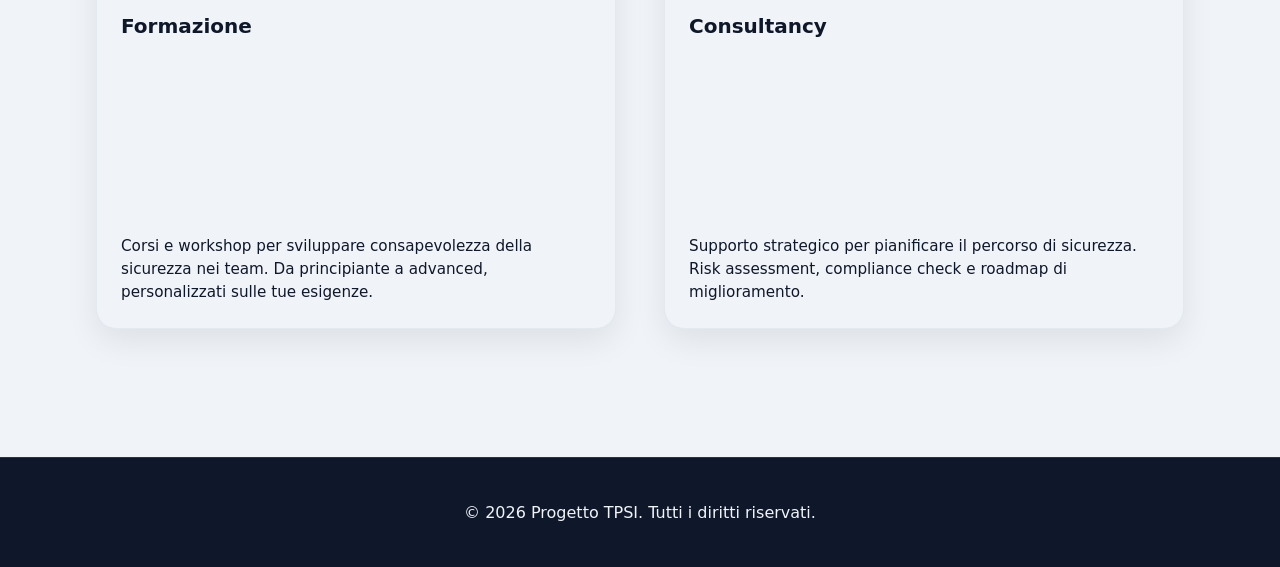
<file: pages/servizi.html>
<!DOCTYPE html>
<html lang="it">
<head>
    <meta charset="UTF-8">
    <meta name="viewport" content="width=device-width, initial-scale=1.0">
    <title>Servizi - Progetto TPSI</title>
    <link rel="stylesheet" href="https://cdn.jsdelivr.net/npm/bootstrap@5.3.2/dist/css/bootstrap.min.css">
    <link rel="stylesheet" href="../css/style.css">
</head>
<body class="servizi">
    <nav>
        <div class="navbar">
            <div class="brand">
                <a class="navbar-brand" href="../index.html">
                    <span class="logo-icon" aria-hidden="true">
                        <svg viewBox="0 0 24 24" xmlns="http://www.w3.org/2000/svg" focusable="false">
                            <path d="M12 2L19 5V11C19 16 15.8 19.9 12 22C8.2 19.9 5 16 5 11V5L12 2Z" fill="none" stroke="currentColor" stroke-width="1.7" stroke-linejoin="round"/>
                            <path d="M9 11.5L11 13.5L15 9.5" fill="none" stroke="#94A3B8" stroke-width="1.8" stroke-linecap="round" stroke-linejoin="round"/>
                        </svg>
                    </span>
                    <span class="brand-text">SHIELD<span class="brand-accent">UP</span></span>
                </a>
            </div>

            <button class="nav-toggle" aria-label="Apri menu">
                <span class="nav-toggle-icon">☰</span>
            </button>

            <ul class="nav-links">
                <li><a href="chi-siamo.html">Chi Siamo</a></li>
                <li><a href="servizi.html">Servizi</a></li>
                <li><a href="cybertest.html">CyberTest</a></li>
                <li><a href="threat.html">Threat</a></li>
                <li><a href="past-works.html">Past Works</a></li>
                <li><a class="btn-ghost" href="contatti.html">Contatti</a></li>
            </ul>
        </div>
    </nav>

    <header class="intestazione servizi-hero">
        <div class="container-fluid">
            <div class="container">
                <div class="row align-items-center g-4 g-lg-5">
                    <div class="col-12 col-lg-7 contenuto-intestazione">
                        <p class="hero-kicker">I Nostri</p>
                        <h1>Servizi</h1>
                        <p class="lead">Tre pilastri della cybersecurity: test di penetrazione, hardening dei sistemi e formazione dei team.</p>
                    </div>
                    <div class="col-12 col-lg-5 header-visual" aria-hidden="true">
                        <div class="visuale"></div>
                    </div>
                </div>
            </div>
        </div>
    </header>

    <main>
        <section class="servizi-section container-fluid">
            <div class="container">
                <div class="servizi-cards-grid">
                    <article class="card servizi-card border-0 overflow-hidden">
                        <div class="servizi-card-media">
                            <img src="/assets/img/penetration_test.png">
                        </div>
                        <div class="card-body p-4">
                            <h3 class="h5 mb-2">Penetration Test</h3>
                            <p class="mb-0">Simuliamo attacchi reali per individuare vulnerabilità nei sistemi. Ogni test è seguito da un report dettagliato con raccomandazioni e priorità d'intervento.</p>
                        </div>
                    </article>

                    <article class="card servizi-card border-0 overflow-hidden">
                        <div class="servizi-card-media">
                            <img src="/assets/img/hardening.png">
                        </div>
                        <div class="card-body p-4">
                            <h3 class="h5 mb-2">Hardening</h3>
                            <p class="mb-0">Rinforziamo i tuoi sistemi riducendo la superficie d'attacco. Analizziamo configurazioni, patch management e policy di sicurezza.</p>
                        </div>
                    </article>

                    <article class="card servizi-card border-0 overflow-hidden">
                        <div class="servizi-card-media">
                            <img src="/assets/img/formazione.png">
                        </div>
                        <div class="card-body p-4">
                            <h3 class="h5 mb-2">Formazione</h3>
                            <p class="mb-0">Corsi e workshop per sviluppare consapevolezza della sicurezza nei team. Da principiante a advanced, personalizzati sulle tue esigenze.</p>
                        </div>
                    </article>

                    <article class="card servizi-card border-0 overflow-hidden">
                        <div class="servizi-card-media">
                            <img src="/assets/img/consultancy.png">
                        </div>
                        <div class="card-body p-4">
                            <h3 class="h5 mb-2">Consultancy</h3>
                            <p class="mb-0">Supporto strategico per pianificare il percorso di sicurezza. Risk assessment, compliance check e roadmap di miglioramento.</p>
                        </div>
                    </article>
                </div>
            </div>
        </section>
    </main>

    <footer>
        <p>&copy; 2026 Progetto TPSI. Tutti i diritti riservati.</p>
    </footer>

    <script src="../js/script.js"></script>
</body>
</html>
</file>
<file: css/style.css>
:root {
    --bg: #0F172A;
    --surface: #F0F4F8;
    --text: #F0F4F8;
    --text-dark: #0F172A;
    --muted: #94A3B8;
    --accent: #00FF94;
    --line: rgba(148, 163, 184, 0.18);
    --ease-soft: cubic-bezier(0.22, 1, 0.36, 1);
}

* {
    margin: 0;
    padding: 0;
    box-sizing: border-box;
}

html {
    scroll-behavior: smooth;
}

body {
    opacity: 0;
    transform: translateY(6px);
    transition: opacity 0.2s ease, transform 0.2s ease;
}

body.page-ready {
    opacity: 1;
    transform: translateY(0);
}

body.page-leaving {
    opacity: 0;
    transform: translateY(-4px);
}

body {
    font-family: "Segoe UI", system-ui, -apple-system, BlinkMacSystemFont, sans-serif;
    line-height: 1.6;
    color: var(--text);
    background:
        radial-gradient(circle at top left, rgba(0, 255, 148, 0.16), transparent 35%),
        radial-gradient(circle at 80% 10%, rgba(148, 163, 184, 0.14), transparent 25%),
        linear-gradient(180deg, #0F172A 0%, #0F172A 42%, var(--surface) 42%, var(--surface) 100%);
    min-height: 100vh;
}

body::before {
    content: "";
    position: fixed;
    inset: 0;
    pointer-events: none;
    background-image: linear-gradient(rgba(255, 255, 255, 0.03) 1px, transparent 1px), linear-gradient(90deg, rgba(255, 255, 255, 0.03) 1px, transparent 1px);
    background-size: 42px 42px;
    mask-image: linear-gradient(180deg, rgba(0, 0, 0, 0.34), transparent 70%);
    opacity: 0.25;
}

.container,
.container-fluid {
    padding-left: 1rem !important;
    padding-right: 1rem !important;
}

.container {
    max-width: 1120px;
    position: relative;
    z-index: 1;
}

nav {
    position: sticky;
    top: 0;
    z-index: 100;
    backdrop-filter: blur(10px);
    background: rgba(15, 23, 42, 0.96);
    border-bottom: 1px solid rgba(240, 244, 248, 0.08);
}

.navbar {
    display: flex;
    align-items: center;
    justify-content: space-between;
    gap: 1rem;
    padding: 0.65rem 0;
}

.navbar-brand {
    display: flex;
    align-items: center;
    gap: 0.45rem;
    text-decoration: none;
}

.brand-text,
.brand-accent {
    color: var(--text);
}

.brand-text {
    font-weight: 800;
    letter-spacing: 0.03em;
    font-size: 0.98rem;
}

.brand-accent,
.link,
.sh-icon,
.service-icon {
    color: var(--accent);
}

.logo-icon {
    width: 1.15rem;
    height: 1.15rem;
    display: inline-flex;
    align-items: center;
    justify-content: center;
    color: var(--accent);
    flex-shrink: 0;
}

.logo-icon svg {
    width: 100%;
    height: 100%;
    display: block;
}

.nav-toggle {
    display: none;
    border: 0;
    background: transparent;
    color: var(--text);
}

.nav-links {
    display: flex;
    align-items: center;
    gap: 0.8rem;
    list-style: none;
    margin: 0;
    padding: 0;
    flex-wrap: wrap;
    font-size: 0.95rem;
}

.nav-links a {
    color: rgba(240, 244, 248, 0.88);
    text-decoration: none;
    transition: color 0.2s ease, opacity 0.2s ease;
}

a:focus-visible,
button:focus-visible,
input:focus-visible,
textarea:focus-visible,
select:focus-visible {
    outline: 2px solid #00FF94;
    outline-offset: 2px;
}

.nav-links a:hover {
    color: var(--text);
    opacity: 1;
}

.nav-links a.is-active {
    color: var(--accent);
    font-weight: 700;
}

.btn-ghost {
    padding: 0.3rem 0.7rem;
    border: 1px solid rgba(240, 244, 248, 0.22);
    border-radius: 999px;
}

.nav-links .btn-ghost {
    padding: 0;
    border: 0;
    border-radius: 0;
    background: transparent;
}

.intestazione {
    position: relative;
    overflow: hidden;
    padding: 4rem 0;
}

.services,
.about,
.contact-cta {
    padding: 64px 0;
}

.about {
    background: #94A3B8;
}

.contact-cta h2 {
    font-size: clamp(1.5rem, 2vw, 2rem);
    margin-bottom: 1rem;
    color: #94A3B8;
    font-weight: 700;
    letter-spacing: 0;
}

.content {
    padding: 2rem 0;
}

.intestazione::after {
    content: "";
    position: absolute;
    inset: 0;
    background: linear-gradient(135deg, rgba(35, 215, 160, 0.14), rgba(7, 17, 31, 0.02) 45%, rgba(255, 255, 255, 0) 100%);
    pointer-events: none;
}

.contenuto-intestazione {
    padding: 1rem 0;
    padding-left: 20px;
    padding-right: 20px;
}

.contenuto-intestazione h1 {
    font-size: clamp(2.35rem, 5vw, 4.4rem);
    line-height: 1.02;
    letter-spacing: -0.04em;
    margin-bottom: 1rem;
    max-width: 11ch;
    font-weight: 800;
}

.lead,
.about,
.contact-cta,
footer {
    color: var(--muted);
}

.contenuto-intestazione .lead {
    max-width: 38rem;
    font-size: 1.08rem;
}

.cta-row {
    display: flex;
    gap: 1rem;
    flex-wrap: wrap;
    margin-top: 1.5rem;
}

.btn-primary,
.btn-outline {
    display: inline-flex;
    align-items: center;
    justify-content: center;
    padding: 0.8rem 1.15rem;
    text-decoration: none;
    border-radius: 999px;
    font-weight: 700;
    transition: transform 0.2s ease, box-shadow 0.2s ease, background-color 0.2s ease, color 0.2s ease;
}

.btn-primary {
    background: linear-gradient(135deg, var(--accent) 0%, var(--accent) 100%);
    color: #062117;
    box-shadow: 0 12px 26px rgba(35, 215, 160, 0.28);
}

.btn-outline {
    color: var(--text);
    border: 1px solid rgba(240, 244, 248, 0.18);
    background: rgba(240, 244, 248, 0.04);
}

.btn-primary:hover,
.btn-outline:hover {
    transform: translateY(-1px);
}

.service-card,
.team-card,
.past-work-card,
.contact-panel,
.answer-btn,
.btn-primary,
.btn-outline,
.btn-contact,
.carta-piccola,
.carta-grande {
    transition-timing-function: var(--ease-soft);
}

.is-reveal {
    opacity: 0;
    transform: translateY(14px);
    transition: opacity 0.5s var(--ease-soft), transform 0.5s var(--ease-soft);
}

.is-reveal.is-visible {
    opacity: 1;
    transform: translateY(0);
}

@media (prefers-reduced-motion: reduce) {
    html {
        scroll-behavior: auto;
    }

    *,
    *::before,
    *::after {
        animation: none !important;
        transition: none !important;
    }

    .is-reveal,
    .is-reveal.is-visible {
        opacity: 1;
        transform: none;
    }
}

.header-visual {
    display: flex;
    justify-content: center;
    align-items: center;
    min-height: 26rem;
}

.header-visual > * {
    animation: floatShape 5s ease-in-out infinite;
}

@keyframes floatShape {
    0%, 100% {
        transform: translateY(0) rotate(0deg);
    }
    50% {
        transform: translateY(-10px) rotate(1deg);
    }
}

.shield-visual {
    width: min(24rem, 100%);
    aspect-ratio: 1 / 1;
    border-radius: 50% 42% 55% 45% / 45% 55% 45% 55%;
    background:
        radial-gradient(circle at 30% 30%, rgba(255, 255, 255, 0.9), rgba(255, 255, 255, 0) 25%),
        linear-gradient(145deg, rgba(35, 215, 160, 0.95), rgba(15, 114, 255, 0.88));
    box-shadow: 0 24px 60px rgba(2, 8, 23, 0.32);
    border: 1px solid rgba(255, 255, 255, 0.18);
    position: relative;
}

.shield-visual::before,
.shield-visual::after {
    content: "";
    position: absolute;
    inset: 18%;
    border: 2px solid rgba(255, 255, 255, 0.36);
    border-radius: 34% 66% 52% 48% / 44% 40% 60% 56%;
}

.shield-visual::after {
    inset: 32%;
    border-radius: 42% 58% 45% 55% / 52% 48% 52% 48%;
}

.chi-siamo-hero .visuale {
    border-radius: 54% 46% 42% 58% / 43% 58% 42% 57%;
    background:
        radial-gradient(circle at 35% 28%, rgba(255, 255, 255, 0.9), rgba(255, 255, 255, 0) 28%),
        linear-gradient(145deg, #00FF94 0%, #5cc7b3 48%, #94A3B8 100%);
}

.chi-siamo-hero .visuale::before {
    inset: 22%;
    border-radius: 28% 72% 60% 40% / 55% 41% 59% 45%;
}

.chi-siamo-hero .visuale::after {
    inset: 38%;
    border-radius: 54% 46% 44% 56% / 44% 56% 44% 56%;
}

.servizi-hero .visuale {
    border-radius: 30% 70% 58% 42% / 42% 35% 65% 58%;
    background:
        radial-gradient(circle at 30% 28%, rgba(255, 255, 255, 0.92), rgba(255, 255, 255, 0) 24%),
        linear-gradient(145deg, #94A3B8 0%, #00FF94 55%, #12213b 100%);
}

.servizi-hero .visuale::before {
    inset: 20%;
    border-radius: 44% 56% 36% 64% / 52% 47% 53% 48%;
}

.servizi-hero .visuale::after {
    inset: 36%;
    border-radius: 24% 76% 58% 42% / 40% 60% 40% 60%;
}

.cybertest .header-visual .visuale {
    border-radius: 44% 56% 34% 66% / 58% 36% 64% 42%;
    background:
        radial-gradient(circle at 34% 28%, rgba(255, 255, 255, 0.92), rgba(255, 255, 255, 0) 26%),
        linear-gradient(145deg, #00FF94 0%, #94A3B8 52%, #12213b 100%);
}

.cybertest .header-visual .visuale::before {
    inset: 19%;
    border-radius: 48% 52% 62% 38% / 44% 56% 44% 56%;
}

.cybertest .header-visual .visuale::after {
    inset: 35%;
    border-radius: 38% 62% 42% 58% / 60% 40% 60% 40%;
}

.contatti-hero .contact-orb {
    border-radius: 60% 40% 52% 48% / 46% 54% 46% 54%;
}

.contatti-hero .contact-orb::before {
    border-radius: 44% 56% 34% 66% / 60% 36% 64% 40%;
}

.contatti-hero .contact-orb::after {
    border-radius: 30% 70% 58% 42% / 42% 58% 42% 58%;
}

.past-works-hero .visuale {
    border-radius: 36% 64% 55% 45% / 55% 38% 62% 45%;
    background:
        radial-gradient(circle at 30% 28%, rgba(255, 255, 255, 0.9), rgba(255, 255, 255, 0) 26%),
        linear-gradient(145deg, #12213b 0%, #94A3B8 48%, #00FF94 100%);
}

.past-works-hero .visuale::before {
    inset: 24%;
    border-radius: 28% 72% 45% 55% / 44% 56% 44% 56%;
}

.past-works-hero .visuale::after {
    inset: 40%;
    border-radius: 56% 44% 38% 62% / 52% 48% 52% 48%;
}

.services {
    background: #94A3B8;
    border-top: 1px solid rgba(240, 244, 248, 0.18);
    border-bottom: 1px solid rgba(240, 244, 248, 0.18);
}

.section-title {
    font-size: clamp(1.5rem, 2vw, 2rem);
    margin-bottom: 1rem;
    color: #94A3B8;
    font-weight: 700;
    letter-spacing: 0;
}

.services .section-title {
    color: var(--text);
}

.about .section-title {
    color: var(--text);
}

.service-card {
    background: var(--surface);
    color: var(--text-dark);
    border: 1px solid rgba(148, 163, 184, 0.2) !important;
    box-shadow:
        0 10px 22px rgba(15, 23, 42, 0.08),
        0 24px 54px rgba(2, 8, 23, 0.14);
    transition:
        transform 0.22s ease,
        box-shadow 0.22s ease,
        border-color 0.22s ease;
    position: relative;
    overflow: hidden;
}

.service-card::before {
    content: "";
    position: absolute;
    inset: 0 auto auto 0;
    width: 100%;
    height: 4px;
    background: linear-gradient(90deg, var(--accent) 0%, var(--muted) 100%);
}

.service-card::after {
    content: "";
    position: absolute;
    top: -35%;
    right: -20%;
    width: 10rem;
    height: 10rem;
    border-radius: 50%;
    background: radial-gradient(circle, rgba(0, 255, 148, 0.14) 0%, rgba(0, 255, 148, 0) 70%);
    pointer-events: none;
}

.service-card .card-body {
    position: relative;
    z-index: 1;
}

.service-card:hover {
    transform: translateY(-8px) scale(1.015);
    box-shadow:
        0 18px 32px rgba(15, 23, 42, 0.12),
        0 32px 72px rgba(2, 8, 23, 0.22);
    border-color: rgba(0, 255, 148, 0.34) !important;
}

.service-card p {
    color: #51647a;
}

.service-icon {
    width: 3rem;
    height: 3rem;
    display: grid;
    place-items: center;
    border-radius: 1rem;
    background: linear-gradient(135deg, rgba(0, 255, 148, 0.16), rgba(148, 163, 184, 0.12));
    border: 1px solid rgba(0, 255, 148, 0.18);
    font-size: 1.35rem;
    box-shadow: 0 10px 20px rgba(0, 255, 148, 0.12);
    transition: transform 0.22s ease, box-shadow 0.22s ease;
}

.service-card:hover .service-icon {
    transform: rotate(-4deg) scale(1.06);
    box-shadow: 0 14px 28px rgba(0, 255, 148, 0.18);
}

.contact-cta {
    background: var(--surface);
}

.about {
    background: #94A3B8;
}

.about p,
.contact-cta p,
footer p {
    color: #556579;
}

.about p {
    color: #0F172A;
}

.contact-cta p {
    color: #0F172A;
}

.about h2,
.contact-cta h2 {
    color: #94A3B8;
}

.about .container,
.contact-cta .container {
    background: transparent;
    border: none;
    border-radius: 0;
    padding-top: 0;
    padding-bottom: 0;
    box-shadow: none;
}

.contact-cta {
    border-top: 0;
}

footer {
    text-align: center;
    min-height: 110px;
    padding: 0;
    margin-top: 64px;
    background: #0F172A;
    display: flex;
    align-items: center;
    justify-content: center;
    border-top: 1px solid rgba(240, 244, 248, 0.12);
}

footer p {
    margin-bottom: 0;
    color: var(--text);
}

footer a {
    color: #00FF94;
}

.chi-siamo .story-section {
    background: var(--surface) !important;
    color: var(--text-dark);
}

.chi-siamo .story-section .story-copy p {
    color: var(--text-dark);
}

/* ===== CHI SIAMO PAGE STYLES ===== */
.chi-siamo-hero {
    padding: 5rem 0 4rem;
    background: linear-gradient(145deg, #0F172A 0%, #12213b 100%);
}

.chi-siamo-hero .hero-kicker {
    color: #00FF94;
    font-size: 0.9rem;
    font-weight: 700;
    letter-spacing: 0.12em;
    text-transform: uppercase;
    margin-bottom: 0.75rem;
}

.chi-siamo-hero h1 {
    color: var(--text);
    font-size: clamp(3.6rem, 8vw, 5.8rem);
    max-width: none;
    margin-bottom: 1rem;
    font-weight: 800;
}

.chi-siamo-hero .contenuto-intestazione .lead {
    color: rgba(240, 244, 248, 0.78);
    max-width: 44rem;
}

.visuale {
    width: min(24rem, 100%);
    aspect-ratio: 1 / 1;
    border-radius: 44% 56% 48% 52% / 48% 44% 56% 52%;
    background:
        radial-gradient(circle at 30% 30%, rgba(255, 255, 255, 0.9), rgba(255, 255, 255, 0) 28%),
        linear-gradient(145deg, #00FF94 0%, #94A3B8 100%);
    box-shadow: 0 24px 60px rgba(2, 8, 23, 0.32);
    border: 1px solid rgba(240, 244, 248, 0.16);
    position: relative;
}

.visuale::after {
    content: "";
    position: absolute;
    inset: 18%;
    border: 2px solid rgba(240, 244, 248, 0.34);
    border-radius: 34% 66% 52% 48% / 44% 40% 60% 56%;
}

.visuale::before {
    content: "";
    position: absolute;
    inset: 32%;
    border-radius: 42% 58% 45% 55% / 52% 48% 52% 48%;
}

.story-section,
.team-section {
    padding: 64px 0;
}

.chi-siamo .story-section {
    background: var(--surface) !important;
    color: var(--text-dark);
}

.chi-siamo .story-section .story-copy p {
    color: var(--text-dark);
}

.team-section {
    background: #E8ECF1;
}

.story-copy p {
    color: #0F172A;
    margin-bottom: 1rem;
}

.story-media {
    margin: 0;
}

.story-media img {
    width: 100%;
    display: block;
    border-radius: 28px;
    box-shadow: 0 24px 54px rgba(2, 8, 23, 0.16);
    max-width: 55%;
    margin: 0 auto;
}

.team-title {
    color: #0F172A;
}

.team-card {
    background: var(--surface);
    box-shadow: 0 16px 36px rgba(2, 8, 23, 0.12);
    border-radius: 24px;
}

.team-stack {
    display: block;
}

.team-card-wrap {
    margin-bottom: 64px;
}

.team-card-wrap:last-child {
    margin-bottom: 0;
}

.team-card--reverse .row {
    flex-direction: row-reverse;
}

.team-card-media {
    background: var(--surface);
}

.team-card-media img {
    width: 100%;
    height: auto;
    object-fit: cover;
    max-height: 500px;
}

/* ===== SERVIZI PAGE STYLES ===== */
.servizi .intestazione {
    padding: 5rem 0 4rem;
    background: linear-gradient(145deg, #0F172A 0%, #12213b 100%);
}

.servizi .hero-kicker {
    color: #00FF94;
    font-size: 0.9rem;
    font-weight: 700;
    letter-spacing: 0.12em;
    text-transform: uppercase;
    margin-bottom: 0.75rem;
}

.servizi .intestazione h1 {
    color: var(--text);
    font-size: clamp(3.6rem, 8vw, 5.8rem);
    max-width: none;
    margin-bottom: 1rem;
    font-weight: 800;
}

.servizi .contenuto-intestazione .lead {
    color: rgba(240, 244, 248, 0.78);
    max-width: 44rem;
}

.servizi-section {
    padding: 64px 0;
    background: var(--surface);
}

.servizi-cards-grid {
    display: grid !important;
    grid-template-columns: repeat(2, 520px);
    gap: 48px !important;
    padding: 0;
    justify-content: center;
}

.servizi-card {
    width: 520px;
    height: 600px;
    background: var(--surface);
    border: 1px solid rgba(148, 163, 184, 0.14) !important;
    border-radius: 20px;
    box-shadow: 0 12px 32px rgba(2, 8, 23, 0.08);
    display: flex;
    flex-direction: column;
    transition: all 0.4s cubic-bezier(0.4, 0, 0.2, 1);
    overflow: hidden !important;
}

.servizi-card:hover {
    transform: translateY(-12px) scale(1.02);
    box-shadow: 0 24px 48px rgba(2, 8, 23, 0.16);
    border-color: rgba(0, 255, 148, 0.32);
}

.servizi-card-media {
    width: 100%;
    height: 260px;
    background: linear-gradient(135deg, #94A3B8 0%, #e8ecf1 100%);
    display: flex;
    align-items: center;
    justify-content: center;
    flex-shrink: 0;
    border-bottom: 2px solid rgba(148, 163, 184, 0.1);
}

.servizi-card-media img {
    width: 100%;
    height: 100%;
    object-fit: cover;
    display: block;
}

.servizi-card .card-body {
    padding: 32px;
    flex-grow: 1;
    display: flex;
    flex-direction: column;
    justify-content: space-between;
}

.servizi-card h3 {
    color: #0F172A;
    font-weight: 700;
    margin-bottom: 0.75rem;
}

.servizi-card p {
    color: #0F172A;
    font-size: 0.95rem;
    line-height: 1.5;
}

/* ===== CYBERTEST PAGE ===== */
.cybertest .intestazione {
    padding: 5rem 0 4rem;
    background: linear-gradient(145deg, #0F172A 0%, #12213b 100%);
}

.cybertest .hero-kicker {
    color: #00FF94;
    font-size: 0.9rem;
    font-weight: 700;
    letter-spacing: 0.12em;
    text-transform: uppercase;
    margin-bottom: 0.75rem;
}

.cybertest .intestazione h1 {
    color: var(--text);
    font-size: clamp(3.6rem, 8vw, 5.8rem);
    max-width: none;
    margin-bottom: 1rem;
    font-weight: 800;
}

.cybertest .contenuto-intestazione .lead {
    color: rgba(240, 244, 248, 0.78);
    max-width: 44rem;
}

.cybertest-section {
    padding: 64px 0;
    background: var(--surface);
}

.cybertest-card {
    background: var(--surface);
    border: 2px solid rgba(0, 255, 148, 0.3);
    border-radius: 32px;
    padding: 64px;
    box-shadow: 0 20px 60px rgba(15, 23, 42, 0.2);
    min-height: 600px;
    display: flex;
    align-items: center;
    justify-content: center;
}

/* Test Container */
.test-container {
    width: 100%;
}

.test-question {
    animation: fadeIn 0.3s ease-in;
    text-align: center;
}

@keyframes fadeIn {
    from {
        opacity: 0;
        transform: translateY(10px);
    }
    to {
        opacity: 1;
        transform: translateY(0);
    }
}

.test-progress {
    width: 100%;
    height: 6px;
    background: rgba(148, 163, 184, 0.2);
    border-radius: 12px;
    margin-bottom: 2rem;
    overflow: hidden;
}

.test-progress-bar {
    height: 100%;
    background: linear-gradient(90deg, #00FF94, #94A3B8);
    border-radius: 12px;
    transition: width 0.3s ease;
}

.test-question-number {
    color: #00FF94;
    font-size: 0.85rem;
    font-weight: 700;
    text-transform: uppercase;
    letter-spacing: 0.12em;
    margin-bottom: 0.75rem;
}

.test-question-text {
    color: #0F172A;
    font-size: 1.5rem;
    font-weight: 700;
    margin-bottom: 2rem;
    max-width: 600px;
    margin-left: auto;
    margin-right: auto;
}

.test-answer-options {
    display: flex;
    gap: 1.5rem;
    justify-content: center;
    flex-wrap: wrap;
    max-width: 600px;
    margin: 0 auto;
}

.answer-btn {
    flex: 1;
    min-width: 120px;
    padding: 1rem 1.5rem;
    background: var(--surface);
    border: 2px solid rgba(148, 163, 184, 0.3);
    border-radius: 16px;
    color: #0F172A;
    font-weight: 600;
    cursor: pointer;
    transition: all 0.3s ease;
    font-size: 1rem;
}

.answer-btn:hover {
    border-color: #00FF94;
    background: rgba(0, 255, 148, 0.08);
    transform: translateY(-2px);
}

.answer-btn.selected {
    background: #00FF94;
    color: #0F172A;
    border-color: #00FF94;
}

/* Results Container */
.results-container {
    width: 100%;
    animation: fadeIn 0.5s ease-in;
}

.results-title {
    color: #0F172A;
    font-size: 2rem;
    font-weight: 800;
    margin-bottom: 0.5rem;
    text-align: center;
}

.results-subtitle {
    color: #94A3B8;
    font-size: 1.1rem;
    text-align: center;
    margin-bottom: 3rem;
}

/* ===== PAST WORKS PAGE STYLES ===== */
.past-works-section {
    padding: 64px 0;
    background: var(--surface);
}
.past-works-stack {
    display: block;
}
.past-work-card {
    background: var(--surface);
    border: 1px solid rgba(148, 163, 184, 0.12);
    border-radius: 16px;
    padding: 24px;
    box-shadow: 0 12px 30px rgba(2, 8, 23, 0.08);
    margin-bottom: 32px;
    overflow: hidden;
}
.past-work-card .row {
    align-items: center;
}
.past-work-media {
    width: 100%;
    height: auto;
}
.past-work-media img {
    width: 100%;
    height: 100%;
    max-height: 360px;
    object-fit: cover;
    display: block;
    border-radius: 12px;
    box-shadow: 0 10px 30px rgba(2, 8, 23, 0.08);
}
.past-work-content h3 {
    color: #0F172A;
    font-weight: 700;
}
.past-work-content p {
    color: #51647a;
}

@media (min-width: 992px) {
    .past-work-media img {
        max-height: 420px;
    }
    .past-work-card {
        padding: 32px;
    }
}

.results-grid {
    display: grid;
    grid-template-columns: repeat(auto-fit, minmax(200px, 1fr));
    gap: 2rem;
    margin-bottom: 3rem;
}

.result-item {
    text-align: center;
}

.result-label {
    color: #0F172A;
    font-weight: 700;
    font-size: 1rem;
    margin-bottom: 0.75rem;
}

.result-bar {
    width: 100%;
    height: 12px;
    background: rgba(148, 163, 184, 0.2);
    border-radius: 12px;
    overflow: hidden;
    margin-bottom: 0.75rem;
}

.result-bar-large {
    height: 32px;
    margin-bottom: 1.5rem;
}

.result-bar-fill {
    height: 100%;
    background: linear-gradient(90deg, #00FF94, #94A3B8);
    border-radius: 12px;
    width: 0%;
    transition: width 1s ease;
}

.result-percentage {
    color: #00FF94;
    font-weight: 800;
    font-size: 1.5rem;
}

.result-score-container {
    max-width: 600px;
    margin: 2rem auto;
    text-align: center;
}

.result-score-text {
    margin-top: 1.5rem;
}

.result-score-percentage {
    font-weight: 800;
    font-size: 3rem;
    margin: 0;
}

.result-score-message {
    color: #0F172A;
    font-size: 1.1rem;
    margin-top: 1rem;
}

.btn-test-restart {
    display: block;
    margin: 2rem auto 0;
    padding: 1rem 2rem;
    background: linear-gradient(135deg, #00FF94, #94A3B8);
    color: #0F172A;
    border: none;
    border-radius: 16px;
    font-weight: 700;
    font-size: 1rem;
    cursor: pointer;
    transition: all 0.3s ease;
}

.btn-test-restart:hover {
    transform: translateY(-2px);
    box-shadow: 0 10px 24px rgba(0, 255, 148, 0.3);
}

.team-card-media--placeholder {
    width: 100%;
    min-height: 280px;
    display: flex;
    align-items: center;
    justify-content: center;
    background:
        linear-gradient(135deg, rgba(0, 255, 148, 0.14), rgba(148, 163, 184, 0.28)),
        linear-gradient(180deg, var(--surface), #E8ECF1);
    color: #94A3B8;
    font-size: 0.95rem;
    font-weight: 800;
    letter-spacing: 0.14em;
    text-transform: uppercase;
}

.team-card-media--placeholder span {
    padding: 0.5rem 0.8rem;
    border: 1px solid rgba(148, 163, 184, 0.24);
    border-radius: 999px;
    background: rgba(240, 244, 248, 0.78);
}

.team-card .card-body {
    background: var(--surface);
}

.team-card h3 {
    color: #0F172A;
}

.team-role {
    color: #94A3B8;
    font-size: 0.82rem;
    font-weight: 700;
    letter-spacing: 0.08em;
    text-transform: uppercase;
}

.team-card p {
    color: #51647a;
}

/* ============================================================
   CONTATTI PAGE STYLES
   ============================================================ */

.contatti .contatti-hero {
    background: linear-gradient(135deg, #0F172A 0%, #1e2d4d 55%, #0f172a 100%);
}

.contatti .contatti-hero h1 {
    font-size: clamp(2.4rem, 8vw, 3.8rem);
    font-weight: 800;
    color: var(--text);
    margin-bottom: 1rem;
}

.contatti .contatti-hero .lead {
    color: rgba(240, 244, 248, 0.78);
    max-width: 580px;
    font-size: clamp(1rem, 2.5vw, 1.15rem);
}

.contatti .contatti-section {
    background: var(--surface);
    padding: 64px 0;
}

.contact-panel {
    background: linear-gradient(180deg, rgba(240, 244, 248, 0.96), rgba(232, 236, 241, 0.98));
    border: 1px solid rgba(148, 163, 184, 0.18);
    border-radius: 28px;
    box-shadow: 0 18px 44px rgba(2, 8, 23, 0.12);
    overflow: hidden;
}

.contact-panel--form,
.contact-panel--info,
.contact-panel--image,
.contact-panel--map {
    padding: 28px;
}

.contact-panel--form {
    min-height: 100%;
}

.section-heading .section-kicker {
    color: #00FF94;
    font-size: 0.82rem;
    font-weight: 800;
    letter-spacing: 0.12em;
    text-transform: uppercase;
    margin-bottom: 0.65rem;
}

.contatti .section-title {
    color: #0F172A;
}

.contact-form .form-label {
    color: #0F172A;
    font-weight: 700;
    margin-bottom: 0.45rem;
}

.contact-form .form-control {
    background: rgba(255, 255, 255, 0.82);
    border: 1px solid rgba(15, 23, 42, 0.42);
    border-radius: 16px;
    color: #0F172A;
    padding: 0.95rem 1rem;
    box-shadow: inset 0 1px 0 rgba(255, 255, 255, 0.8);
    transition: border-color 0.22s ease, box-shadow 0.22s ease, transform 0.22s ease, background-color 0.22s ease;
}

.contact-form .form-control::placeholder {
    color: #94A3B8;
}

.contact-form .form-control:hover {
    border-color: rgba(0, 255, 148, 0.55);
    transform: translateY(-1px);
}

.contact-form .form-control:focus {
    border-color: #00FF94;
    box-shadow: 0 0 0 0.2rem rgba(0, 255, 148, 0.18);
    background: var(--surface);
}

.btn-contact {
    display: inline-flex;
    align-items: center;
    justify-content: center;
    min-height: 48px;
    padding: 0.9rem 1.35rem;
    border-radius: 999px;
    border: 0;
    background: linear-gradient(135deg, #00FF94 0%, #16c7a5 100%);
    color: #062117;
    font-weight: 800;
    text-decoration: none;
    box-shadow: 0 14px 30px rgba(0, 255, 148, 0.24);
    transition: transform 0.22s ease, box-shadow 0.22s ease, filter 0.22s ease;
}

.btn-contact:hover {
    transform: translateY(-2px);
    box-shadow: 0 18px 36px rgba(0, 255, 148, 0.3);
    filter: saturate(1.05);
}

.contact-note {
    color: #51647a;
    font-size: 0.95rem;
}

.contact-copy {
    color: #51647a;
}

.contact-list {
    display: grid;
    gap: 0.9rem;
}

.contact-item {
    display: flex;
    flex-direction: column;
    gap: 0.2rem;
    padding: 0.95rem 1rem;
    border-radius: 18px;
    background: rgba(15, 23, 42, 0.04);
    border: 1px solid rgba(148, 163, 184, 0.16);
}

.contact-item-label {
    color: #94A3B8;
    font-size: 0.8rem;
    font-weight: 800;
    text-transform: uppercase;
    letter-spacing: 0.08em;
}

.contact-item-value {
    color: #0F172A;
    font-weight: 700;
}

.contact-panel--image {
    padding: 0;
    overflow: hidden;
    min-height: 260px;
}

.contact-panel--image img {
    width: 100%;
    height: 100%;
    display: block;
    object-fit: cover;
}

.contact-image-placeholder {
    min-height: 260px;
    display: grid;
    place-items: center;
    background:
        linear-gradient(135deg, rgba(0, 255, 148, 0.12), rgba(148, 163, 184, 0.22)),
        linear-gradient(180deg, #0F172A, #1e2d4d);
    color: var(--text);
    font-size: 1.1rem;
    font-weight: 800;
    letter-spacing: 0.16em;
    text-transform: uppercase;
}

.contact-image-placeholder span {
    padding: 0.6rem 0.95rem;
    border: 1px solid rgba(240, 244, 248, 0.2);
    border-radius: 999px;
    background: rgba(15, 23, 42, 0.35);
}

.contact-panel--map {
    padding-bottom: 20px;
}

.map-frame-wrap {
    position: relative;
    overflow: hidden;
    border-radius: 22px;
    border: 1px solid rgba(148, 163, 184, 0.2);
    background: #0F172A;
    min-height: 320px;
}

.contact-map {
    width: 100%;
    height: 320px;
    display: block;
    border: 0;
    filter: grayscale(1) invert(0.92) contrast(0.92) hue-rotate(180deg) saturate(0.8);
}

.contatti-hero-visual {
    min-height: 18rem;
}

.contact-orb {
    width: min(22rem, 100%);
    aspect-ratio: 1 / 1;
    border-radius: 44% 56% 48% 52% / 48% 44% 56% 52%;
    background:
        radial-gradient(circle at 30% 30%, rgba(255, 255, 255, 0.92), rgba(255, 255, 255, 0) 26%),
        linear-gradient(145deg, rgba(0, 255, 148, 0.95), rgba(148, 163, 184, 0.92));
    box-shadow: 0 24px 60px rgba(2, 8, 23, 0.34);
    border: 1px solid rgba(255, 255, 255, 0.16);
    position: relative;
}

.contact-orb::before,
.contact-orb::after {
    content: "";
    position: absolute;
    inset: 18%;
    border: 2px solid rgba(255, 255, 255, 0.34);
    border-radius: 34% 66% 52% 48% / 44% 40% 60% 56%;
}

.contact-orb::after {
    inset: 32%;
    border-radius: 42% 58% 45% 55% / 52% 48% 52% 48%;
}

@media (max-width: 992px) {
    .header-visual {
        min-height: 18rem;
        margin-top: 1.5rem;
    }

    .chi-siamo-hero {
        padding: 4rem 0 3rem;
    }

    .visuale {
        width: min(20rem, 100%);
    }

    .nav-links {
        gap: 0.75rem;
    }

    .servizi-card {
        width: 100%;
        height: auto;
        min-height: 420px;
    }

    .servizi-section .row {
        gap: 32px;
    }

    .contatti .contatti-section {
        padding: 48px 0;
    }

    .contact-panel--form,
    .contact-panel--info,
    .contact-panel--image,
    .contact-panel--map {
        padding: 22px;
    }

    .map-frame-wrap,
    .contact-map {
        min-height: 300px;
        height: 300px;
    }
}

@media (max-width: 768px) {
    .intestazione,
    .services,
    .about,
    .contact-cta,
    .content,
    .servizi-section,
    .cybertest-section {
        padding: 3rem 0;
    }

    .navbar {
        align-items: flex-start;
        flex-wrap: wrap;
        gap: 0.75rem;
    }

    .nav-links {
        width: 100%;
        display: none;
        grid-template-columns: 1fr 1fr;
        align-items: stretch;
        gap: 0.5rem;
        padding: 0.6rem;
        margin-top: 0.35rem;
        border-radius: 16px;
        border: 1px solid rgba(240, 244, 248, 0.08);
        background: rgba(15, 23, 42, 0.84);
        max-height: 56vh;
        overflow-y: auto;
    }

    .nav-links.open {
        display: grid;
    }

    .nav-toggle {
        display: inline-flex;
        align-items: center;
        justify-content: center;
        margin-left: auto;
    }

    .nav-links a,
    .nav-links .btn-ghost {
        display: block;
        width: 100%;
        text-align: center;
        padding: 0.72rem 0.85rem;
        border-radius: 12px;
        background: rgba(255, 255, 255, 0.04);
        border: 1px solid rgba(240, 244, 248, 0.08);
        font-size: 0.88rem;
    }

    .nav-links a:hover,
    .nav-links .btn-ghost:hover {
        background: rgba(0, 255, 148, 0.08);
    }

    .header-copy h1 {
        max-width: 100%;
    }

    .contenuto-intestazione {
        padding: 0.25rem 0;
    }

    .contenuto-intestazione h1 {
        max-width: 100%;
        font-size: clamp(2.4rem, 12vw, 3.4rem);
    }

    .home .contenuto-intestazione h1 {
        padding-inline: 20px;
    }

    .contenuto-intestazione .lead {
        font-size: 1rem;
    }

    .home .contenuto-intestazione .lead {
        padding-inline: 20px;
    }

    .cta-row {
        flex-direction: column;
        gap: 0.75rem;
    }

    .home .cta-row {
        padding-inline: 20px;
    }

    .btn-primary,
    .btn-outline {
        width: 100%;
    }

    .header-visual {
        min-height: 14rem;
        margin-top: 1rem;
    }

    .visuale,
    .shield-visual,
    .contact-orb {
        width: min(16rem, 100%);
    }

    .about .container,
    .contact-cta .container {
        border-radius: 1.1rem;
    }

    .story-section,
    .team-section,
    .servizi-section,
    .cybertest-section,
    .contatti .contatti-section,
    .past-works-section {
        padding: 2.5rem 0;
    }

    .section-title,
    .services .section-title,
    .past-works-hero h1,
    .servizi-hero h1,
    .cybertest .intestazione h1,
    .contatti .contatti-hero h1,
    .chi-siamo-hero h1 {
        font-size: clamp(2.2rem, 11vw, 3.2rem);
    }

    .lead,
    .contact-cta p,
    .about p,
    .past-works-hero .lead,
    .servizi-hero .lead,
    .cybertest .contenuto-intestazione .lead,
    .contatti .contatti-hero .lead,
    .chi-siamo-hero .contenuto-intestazione .lead {
        font-size: 0.98rem;
        max-width: 100%;
    }

    .service-card,
    .team-card,
    .past-work-card,
    .cybertest-card,
    .contact-panel {
        border-radius: 20px;
    }

    .chi-siamo-hero h1 {
        font-size: clamp(2.8rem, 13vw, 4rem);
    }

    .story-copy p,
    .team-card p,
    .past-work-content p,
    .contact-copy,
    .contact-note {
        font-size: 0.96rem;
    }

    .story-media img {
        border-radius: 20px;
    }

    .team-card-media img {
        min-height: 180px;
    }

    .team-card--reverse .row {
        flex-direction: column;
    }

    .team-card-media--placeholder {
        min-height: 180px;
    }

    .servizi-cards-grid {
        grid-template-columns: 1fr;
    }

    .servizi-section .row {
        gap: 24px;
    }

    .servizi-card {
        width: 100%;
        height: auto;
        min-height: 360px;
    }

    .servizi-card-media {
        height: 200px;
    }

    .servizi-card .card-body,
    .cybertest-card {
        padding: 1.25rem;
    }

    .servizi-card .card-body p,
    .test-question-text,
    .result-score-message,
    .past-work-content p {
        line-height: 1.55;
    }

    /* mobile tweaks for service-details (removed) */

    .cybertest-card {
        padding: 2rem;
        min-height: 500px;
        border-radius: 20px;
    }

    .test-question-number {
        font-size: 0.75rem;
    }

    .test-question-text {
        font-size: 1.25rem;
    }

    .test-answer-options {
        gap: 1rem;
    }

    .answer-btn {
        min-width: 100px;
        padding: 0.75rem 1rem;
        font-size: 0.9rem;
    }

    .results-grid {
        grid-template-columns: repeat(2, 1fr);
        gap: 1.5rem;
    }

    .results-title {
        font-size: 1.5rem;
    }

    .result-score-percentage {
        font-size: 2rem;
    }

    .result-score-message {
        font-size: 0.95rem;
    }

    .btn-test-restart {
        padding: 0.75rem 1.5rem;
        font-size: 0.9rem;
    }

    .cybertest .intestazione h1 {
        font-size: clamp(2.8rem, 13vw, 4rem);
    }

    .contatti .contatti-hero h1 {
        font-size: clamp(2.8rem, 13vw, 4rem);
    }

    .contact-panel--form,
    .contact-panel--info,
    .contact-panel--image,
    .contact-panel--map {
        padding: 18px;
        border-radius: 22px;
    }

    .contact-map,
    .map-frame-wrap {
        min-height: 260px;
        height: 260px;
    }

    .contact-form .form-control {
        padding: 0.85rem 0.95rem;
        border-radius: 14px;
    }

    .btn-contact {
        width: 100%;
        min-height: 46px;
    }

    .contact-orb {
        width: min(18rem, 100%);
    }

    .results-grid {
        grid-template-columns: 1fr;
    }

    .past-works-stack {
        gap: 32px;
    }

    .past-work-card {
        padding: 1.25rem;
    }

    .past-work-media {
        min-height: 200px;
    }

    .past-work-badges {
        display: flex;
        flex-wrap: wrap;
        gap: 0.5rem;
    }
}

@media (max-width: 576px) {
    .container,
    .container-fluid {
        padding-left: 0.75rem !important;
        padding-right: 0.75rem !important;
    }

    .navbar {
        padding: 0.55rem 0;
    }

    .nav-links a,
    .nav-links .btn-ghost {
        padding: 0.68rem 0.78rem;
    }

    .home .contenuto-intestazione h1 {
        padding-inline: 0.45rem;
        line-height: 1.06;
    }

    .intestazione {
        padding: 2.5rem 0;
    }

    .services,
    .about,
    .contact-cta {
        padding: 2.25rem 0;
    }

    .services .row.g-4,
    .servizi-section .row,
    .team-stack,
    .past-works-stack {
        gap: 1rem;
    }

    .service-card,
    .team-card,
    .past-work-card,
    .contact-panel,
    .cybertest-card {
        border-radius: 18px;
    }

    .service-icon {
        width: 2.75rem;
        height: 2.75rem;
        font-size: 1.2rem;
    }

    .team-card .card-body,
    .servizi-card .card-body {
        padding: 1rem;
    }

    .result-score-percentage {
        font-size: 1.8rem;
    }

    .contact-item {
        padding: 0.85rem 0.9rem;
    }

    .contact-image-placeholder {
        min-height: 210px;
        font-size: 0.95rem;
    }

    footer {
        margin-top: 2rem;
        min-height: 88px;
    }
}

/* ===== THREAT PAGE STYLES ===== */
.threat-hero {
    background: linear-gradient(135deg, #0F172A 0%, #17263f 60%, #0F172A 100%);
}

.threat-hero h1 {
    font-weight: 800;
}

.threat-hero .hero-kicker {
    color: #00FF94;
    font-size: 0.9rem;
    font-weight: 700;
    letter-spacing: 0.12em;
    text-transform: uppercase;
    margin-bottom: 0.75rem;
    font-family: "Segoe UI", system-ui, -apple-system, BlinkMacSystemFont, sans-serif;
}

.threat-section {
    padding: 48px 0 96px;
    background: var(--surface);
    color: var(--text-dark);
}

/* Carte metriche */
.carta-piccola {
    background: var(--surface);
    border-radius: 12px;
    padding: 1rem;
    box-shadow: 0 10px 30px rgba(2,8,23,0.06);
    border: 1px solid var(--line);
    text-align: left;
}
.titolo-carta{ color: #94A3B8; font-weight:700; font-size:0.85rem; }
.valore-carta{ font-size:1.8rem; font-weight:800; color:var(--text-dark); margin-top:0.5rem; }
.badge-online{ background: linear-gradient(135deg,#10b981,#34d399); color:#062117; padding:0.35rem 0.6rem; border-radius:999px; font-weight:800; }

/* Carte grandi: mappa e grafico */
.carta-grande{ background:var(--surface); border-radius:16px; padding:1rem; box-shadow: 0 20px 60px rgba(2,8,23,0.06); border:1px solid var(--line); }
.carta-mappa .contenitore-mappa{ position:relative; min-height:360px; overflow:hidden; border-radius:12px; }
.carta-mappa img{ display:block; filter:brightness(0.6) saturate(0.9); }
.puntini-mappa{ position:absolute; inset:0; pointer-events:none; }
.punto-mappa{ position:absolute; width:10px; height:10px; border-radius:50%; background: radial-gradient(circle at 30% 30%, #a7f3d0, #00ff94); box-shadow:0 0 8px rgba(0,255,148,0.7); opacity:0.0; transform:scale(0.6); }
.punto-mappa.lampeggia{ animation: lampeggia 1.2s infinite; opacity:1; transform:scale(1); }

@keyframes lampeggia{ 0%{opacity:0.0; transform:scale(0.6);} 50%{opacity:1; transform:scale(1);} 100%{opacity:0.0; transform:scale(0.6);} }

.carta-grafico canvas{ max-width:100%; height:auto; }

.carta-terminale{ background:#0b0b0b; border-radius:12px; padding:1rem; overflow:hidden; border:1px solid rgba(255,255,255,0.04); }
.terminale-log{ background:#000; color:#00ff94; font-family:monospace; font-size:0.85rem; padding:1rem; height:220px; overflow:auto; border-radius:8px; box-shadow: inset 0 2px 8px rgba(0,0,0,0.6); }
.terminale-linea{ opacity:0.95; margin-bottom:6px; }

/* Responsive tweaks */
@media (max-width: 768px){
    .carta-mappa .contenitore-mappa{ min-height:220px }
    .terminale-log{ height:160px; font-size:0.78rem }
    .valore-carta{ font-size:1.4rem }
}

/* ===== PAST WORKS PAGE STYLES ===== */
.past-works-hero {
    background: linear-gradient(145deg, #0F172A 0%, #12213b 100%);
    padding: 5rem 0 4rem;
}

.past-works-hero .hero-kicker {
    color: #00FF94;
    font-size: 0.9rem;
    font-weight: 700;
    letter-spacing: 0.12em;
    text-transform: uppercase;
    margin-bottom: 0.75rem;
}

.past-works-hero h1 {
    color: var(--text);
    font-size: clamp(3.6rem, 8vw, 5.8rem);
    max-width: none;
    margin-bottom: 1rem;
    font-weight: 800;
}

.past-works-hero .contenuto-intestazione .lead {
    color: rgba(240, 244, 248, 0.78);
    max-width: 44rem;
}

.past-works-section {
    padding: 64px 0;
    background: var(--surface);
    color: var(--text-dark);
}

.past-works-stack {
    display: flex;
    flex-direction: column;
    gap: 64px;
}

.past-work-card {
    background: var(--surface);
    border: 1px solid rgba(148, 163, 184, 0.18);
    border-radius: 16px;
    padding: 2rem;
    transition: all 0.4s cubic-bezier(0.4, 0, 0.2, 1);
    overflow: hidden;
    box-shadow: 0 12px 32px rgba(2, 8, 23, 0.06);
}

.past-work-card:hover {
    transform: translateY(-8px) scale(1.01);
    box-shadow: 0 24px 48px rgba(2, 8, 23, 0.14);
    border-color: rgba(0, 255, 148, 0.28);
}

.past-work-media {

    background: #E8ECF1;
    border-radius: 12px;
    aspect-ratio: 4 / 3;
    display: block;
    overflow: hidden;
    position: relative;
}



.past-work-media img {
    width: 100%;
    height: 100%;
    object-fit: cover;
    display: block;
}

.past-work-content {
    padding: 1.5rem 0;
}

.past-work-content h3 {
    color: #0F172A;
    font-weight: 700;
    font-size: 1.35rem;
    margin-bottom: 1rem;
    letter-spacing: -0.02em;
}

.past-work-content p {
    color: #556579;
    line-height: 1.7;
    font-size: 0.95rem;
    white-space: pre-wrap;
    word-wrap: break-word;
}

.past-work-content b {
    color: #0F172A;
    font-weight: 700;
}

.past-work-badges {
    display: flex;
    flex-wrap: wrap;
    gap: 0.5rem;
}

.past-work-badges .badge {
    font-size: 0.8rem;
    font-weight: 600;
    padding: 0.4rem 0.75rem;
    border-radius: 4px;
}
</file>
